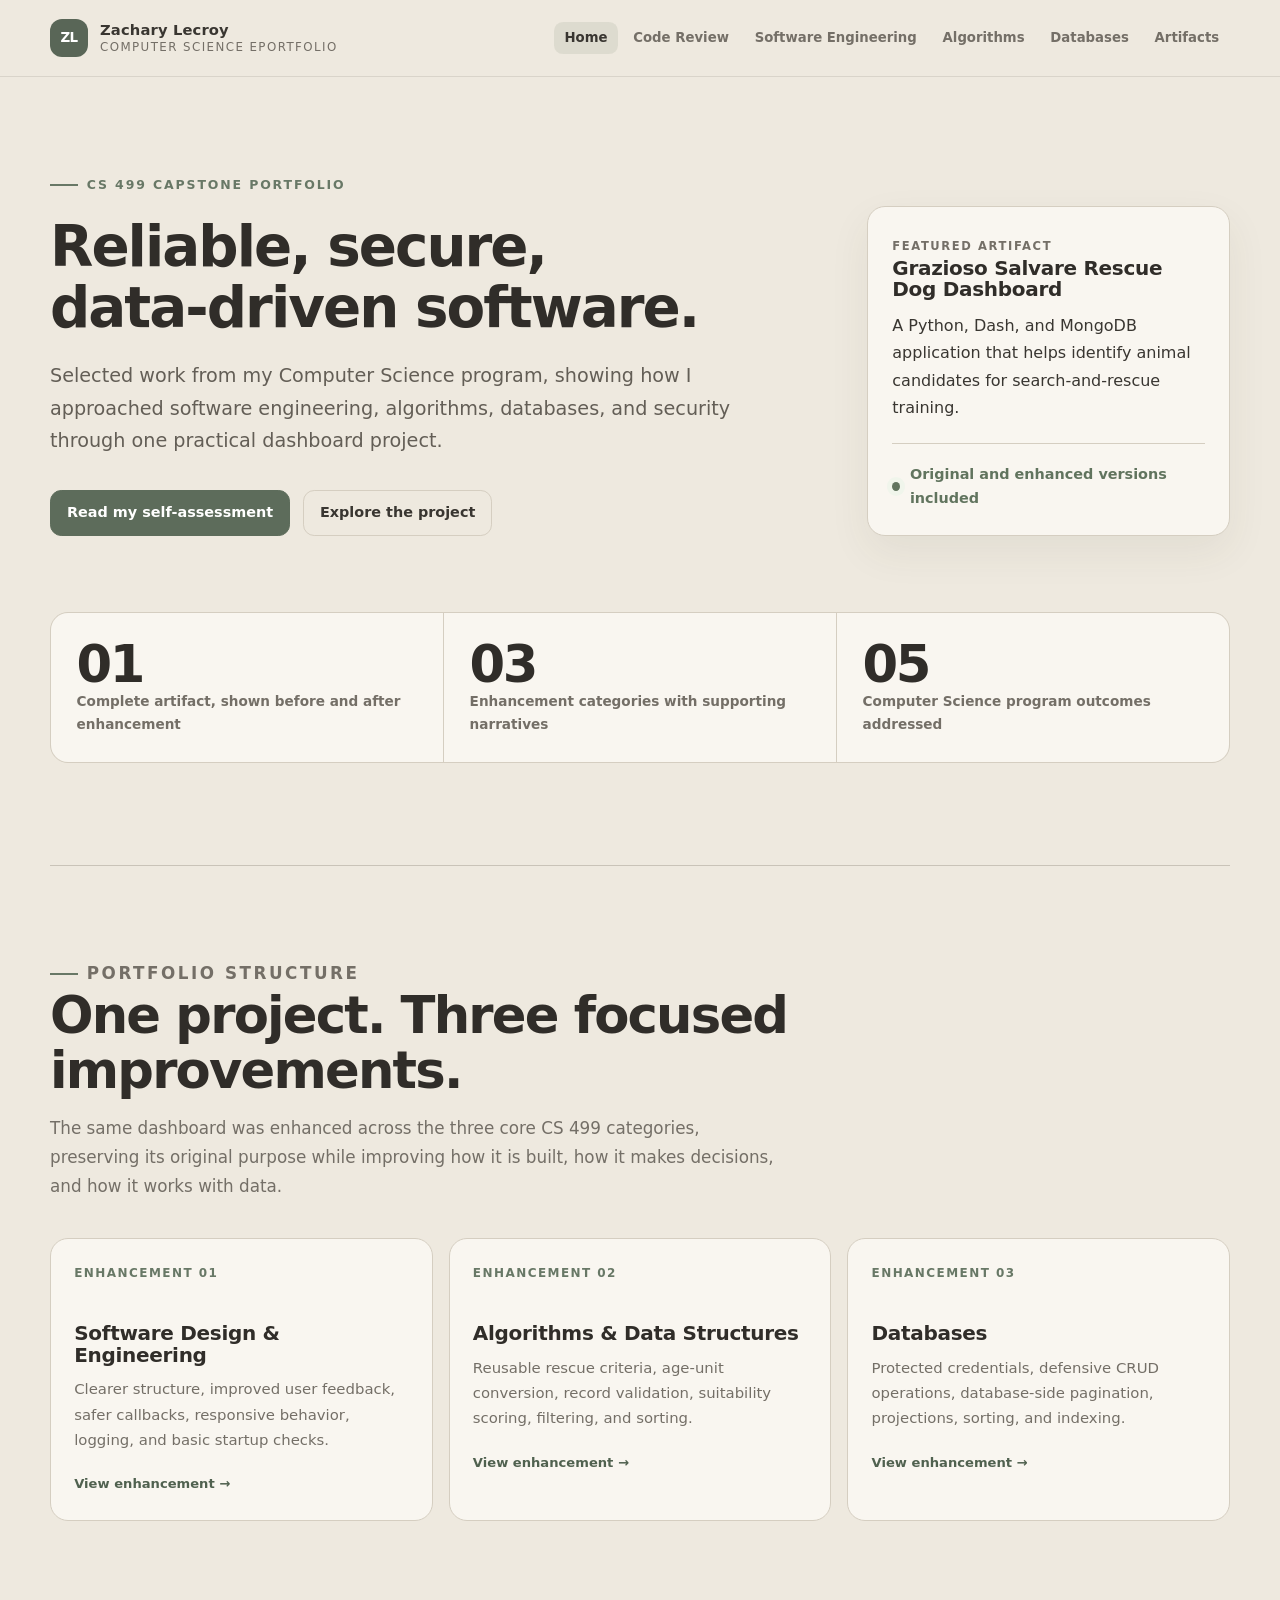
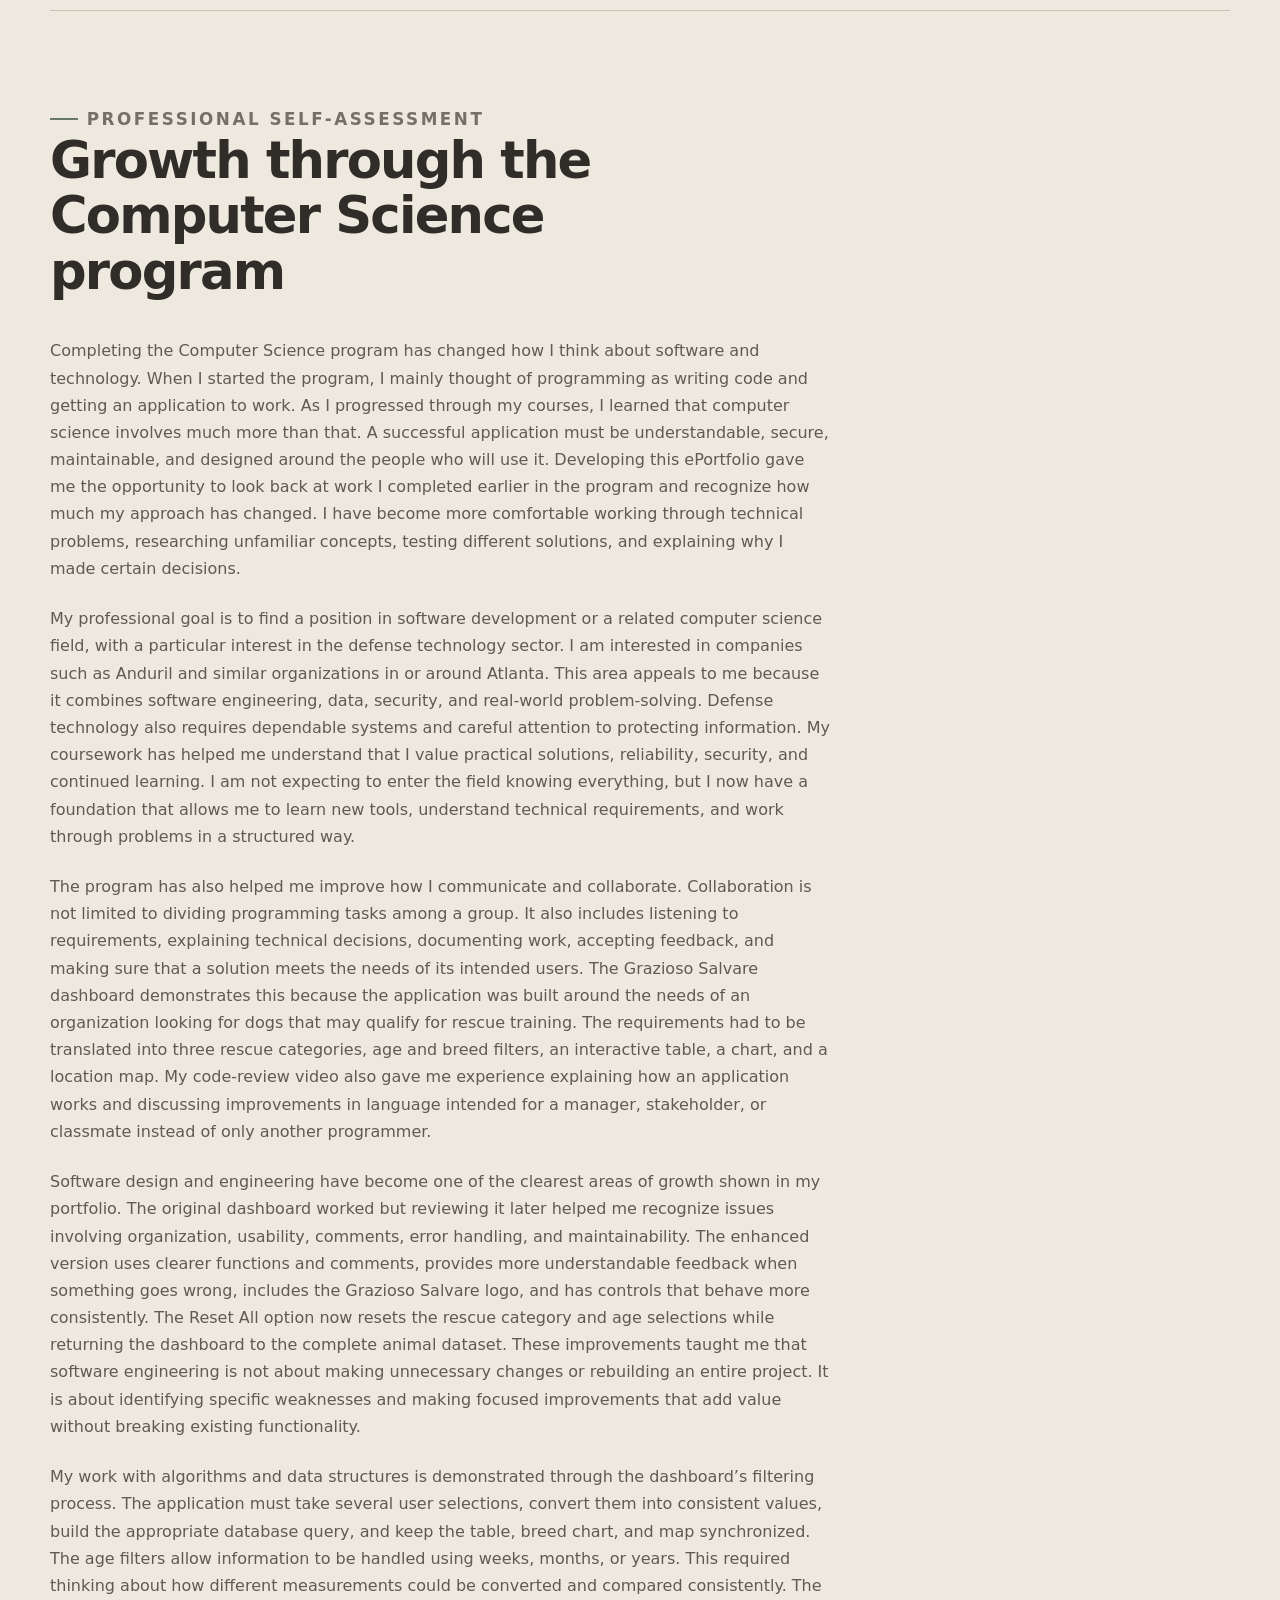
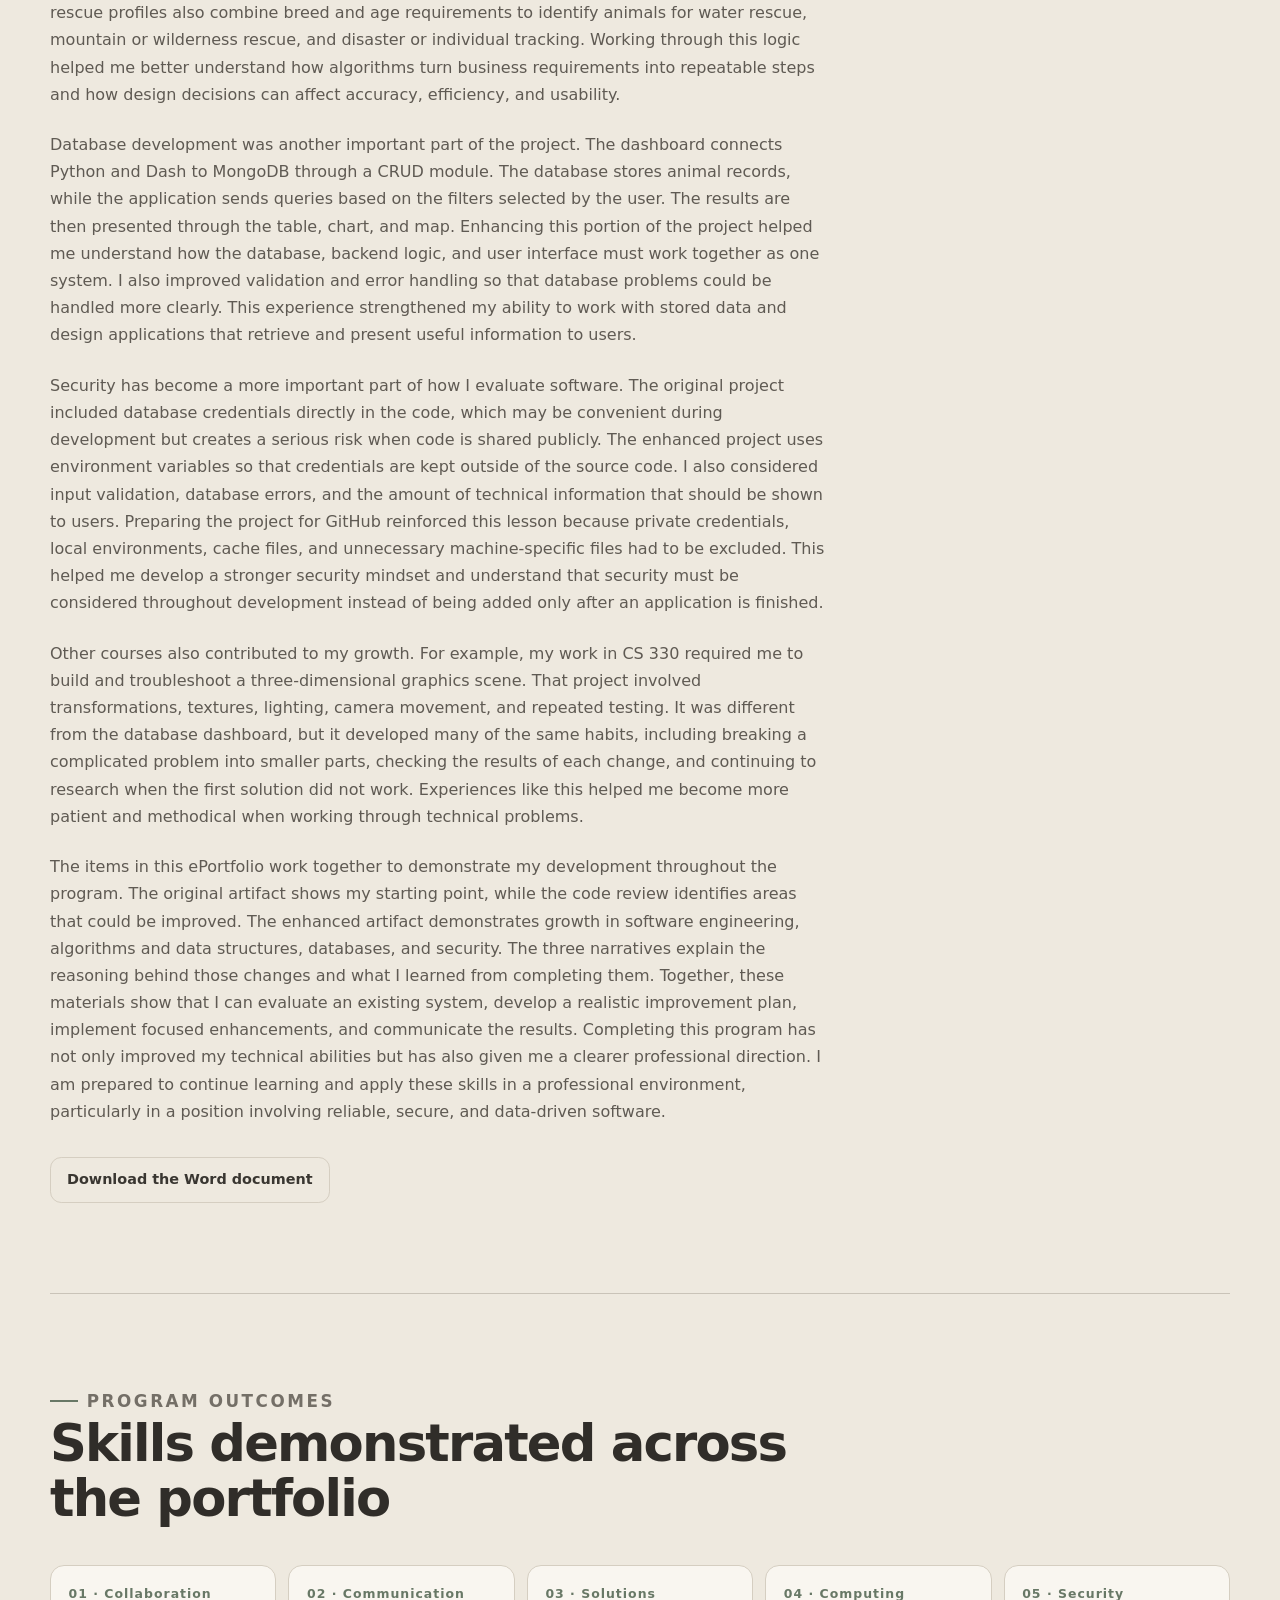
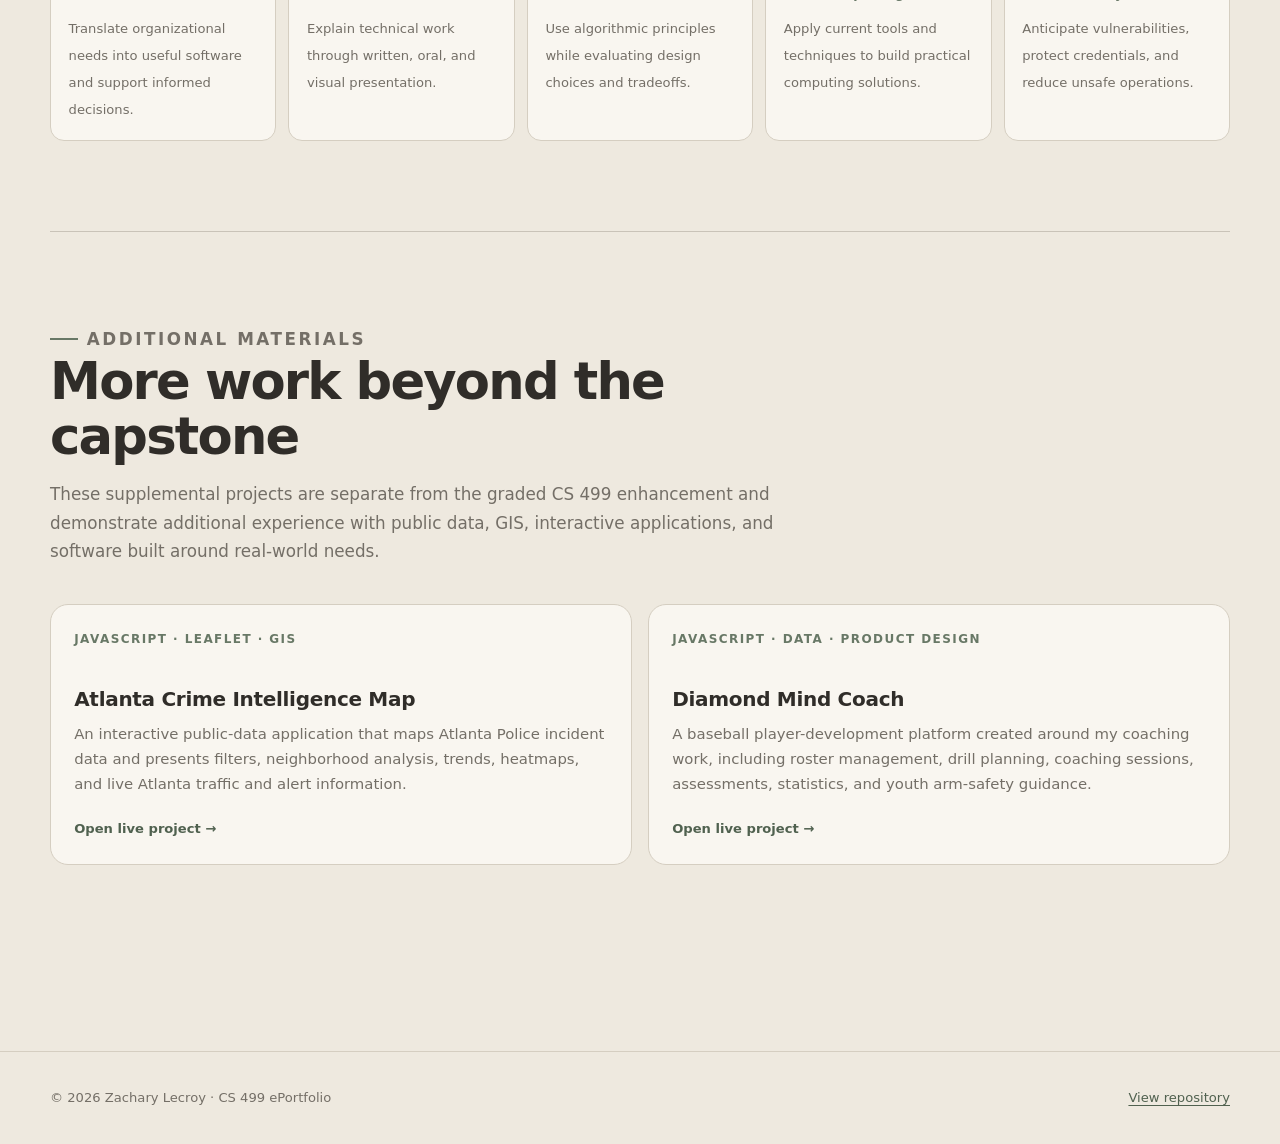
<file: index.html>
<!doctype html>
<html lang="en">
<head>
  <meta charset="utf-8">
  <meta name="viewport" content="width=device-width, initial-scale=1">
  <meta name="description" content="Zachary Lecroy's CS 499 computer science ePortfolio, featuring software engineering, algorithms, database development, and security work.">
  <meta name="theme-color" content="#eee9df">
  <title>Zachary Lecroy | Computer Science ePortfolio</title>
  <link rel="stylesheet" href="assets/style.css?v=20260813-5">
</head>
<body>
  <a class="skip-link" href="#main">Skip to content</a>
  <header class="site-header">
    <div class="nav-shell">
      <a class="brand" href="index.html" aria-label="Zachary Lecroy portfolio home">
        <span class="brand-mark">ZL</span>
        <span class="brand-copy"><strong>Zachary Lecroy</strong><span>Computer Science ePortfolio</span></span>
      </a>
      <nav class="site-nav" aria-label="Primary navigation">
        <a href="index.html" aria-current="page">Home</a>
        <a href="code-review.html">Code Review</a>
        <a href="software-engineering.html">Software Engineering</a>
        <a href="algorithms.html">Algorithms</a>
        <a href="databases.html">Databases</a>
        <a href="artifacts.html">Artifacts</a>
      </nav>
    </div>
  </header>

  <main id="main" class="page-shell">
    <section class="hero" aria-labelledby="hero-title">
      <div>
        <p class="eyebrow">CS 499 Capstone Portfolio</p>
        <h1 id="hero-title">Reliable, secure, data-driven software.</h1>
        <p class="lead">Selected work from my Computer Science program, showing how I approached software engineering, algorithms, databases, and security through one practical dashboard project.</p>
        <div class="hero-actions">
          <a class="button" href="#assessment">Read my self-assessment</a>
          <a class="button secondary" href="artifacts.html">Explore the project</a>
        </div>
      </div>
      <aside class="hero-panel" aria-label="Portfolio overview">
        <span class="label">Featured artifact</span>
        <h3>Grazioso Salvare Rescue Dog Dashboard</h3>
        <p>A Python, Dash, and MongoDB application that helps identify animal candidates for search-and-rescue training.</p>
        <div class="status-line"><span class="status-dot" aria-hidden="true"></span>Original and enhanced versions included</div>
      </aside>
    </section>

    <section class="metrics" aria-label="Portfolio contents">
      <div class="metric"><strong>01</strong><span>Complete artifact, shown before and after enhancement</span></div>
      <div class="metric"><strong>03</strong><span>Enhancement categories with supporting narratives</span></div>
      <div class="metric"><strong>05</strong><span>Computer Science program outcomes addressed</span></div>
    </section>

    <section class="section" aria-labelledby="work-title">
      <div class="section-heading">
        <p class="eyebrow">Portfolio structure</p>
        <h2 id="work-title">One project. Three focused improvements.</h2>
        <p>The same dashboard was enhanced across the three core CS 499 categories, preserving its original purpose while improving how it is built, how it makes decisions, and how it works with data.</p>
      </div>
      <div class="cards">
        <a class="card" href="software-engineering.html">
          <span class="card-number">Enhancement 01</span>
          <h3>Software Design &amp; Engineering</h3>
          <p>Clearer structure, improved user feedback, safer callbacks, responsive behavior, logging, and basic startup checks.</p>
          <span class="card-link">View enhancement →</span>
        </a>
        <a class="card" href="algorithms.html">
          <span class="card-number">Enhancement 02</span>
          <h3>Algorithms &amp; Data Structures</h3>
          <p>Reusable rescue criteria, age-unit conversion, record validation, suitability scoring, filtering, and sorting.</p>
          <span class="card-link">View enhancement →</span>
        </a>
        <a class="card" href="databases.html">
          <span class="card-number">Enhancement 03</span>
          <h3>Databases</h3>
          <p>Protected credentials, defensive CRUD operations, database-side pagination, projections, sorting, and indexing.</p>
          <span class="card-link">View enhancement →</span>
        </a>
      </div>
    </section>

    <section id="assessment" class="section" aria-labelledby="assessment-title">
      <div class="section-heading">
        <p class="eyebrow">Professional self-assessment</p>
        <h2 id="assessment-title">Growth through the Computer Science program</h2>
      </div>
      <article class="reading">
        <p>Completing the Computer Science program has changed how I think about software and technology. When I started the program, I mainly thought of programming as writing code and getting an application to work. As I progressed through my courses, I learned that computer science involves much more than that. A successful application must be understandable, secure, maintainable, and designed around the people who will use it. Developing this ePortfolio gave me the opportunity to look back at work I completed earlier in the program and recognize how much my approach has changed. I have become more comfortable working through technical problems, researching unfamiliar concepts, testing different solutions, and explaining why I made certain decisions.</p>

        <p>My professional goal is to find a position in software development or a related computer science field, with a particular interest in the defense technology sector. I am interested in companies such as Anduril and similar organizations in or around Atlanta. This area appeals to me because it combines software engineering, data, security, and real-world problem-solving. Defense technology also requires dependable systems and careful attention to protecting information. My coursework has helped me understand that I value practical solutions, reliability, security, and continued learning. I am not expecting to enter the field knowing everything, but I now have a foundation that allows me to learn new tools, understand technical requirements, and work through problems in a structured way.</p>

        <p>The program has also helped me improve how I communicate and collaborate. Collaboration is not limited to dividing programming tasks among a group. It also includes listening to requirements, explaining technical decisions, documenting work, accepting feedback, and making sure that a solution meets the needs of its intended users. The Grazioso Salvare dashboard demonstrates this because the application was built around the needs of an organization looking for dogs that may qualify for rescue training. The requirements had to be translated into three rescue categories, age and breed filters, an interactive table, a chart, and a location map. My code-review video also gave me experience explaining how an application works and discussing improvements in language intended for a manager, stakeholder, or classmate instead of only another programmer.</p>

        <p>Software design and engineering have become one of the clearest areas of growth shown in my portfolio. The original dashboard worked but reviewing it later helped me recognize issues involving organization, usability, comments, error handling, and maintainability. The enhanced version uses clearer functions and comments, provides more understandable feedback when something goes wrong, includes the Grazioso Salvare logo, and has controls that behave more consistently. The Reset All option now resets the rescue category and age selections while returning the dashboard to the complete animal dataset. These improvements taught me that software engineering is not about making unnecessary changes or rebuilding an entire project. It is about identifying specific weaknesses and making focused improvements that add value without breaking existing functionality.</p>

        <p>My work with algorithms and data structures is demonstrated through the dashboard’s filtering process. The application must take several user selections, convert them into consistent values, build the appropriate database query, and keep the table, breed chart, and map synchronized. The age filters allow information to be handled using weeks, months, or years. This required thinking about how different measurements could be converted and compared consistently. The rescue profiles also combine breed and age requirements to identify animals for water rescue, mountain or wilderness rescue, and disaster or individual tracking. Working through this logic helped me better understand how algorithms turn business requirements into repeatable steps and how design decisions can affect accuracy, efficiency, and usability.</p>

        <p>Database development was another important part of the project. The dashboard connects Python and Dash to MongoDB through a CRUD module. The database stores animal records, while the application sends queries based on the filters selected by the user. The results are then presented through the table, chart, and map. Enhancing this portion of the project helped me understand how the database, backend logic, and user interface must work together as one system. I also improved validation and error handling so that database problems could be handled more clearly. This experience strengthened my ability to work with stored data and design applications that retrieve and present useful information to users.</p>

        <p>Security has become a more important part of how I evaluate software. The original project included database credentials directly in the code, which may be convenient during development but creates a serious risk when code is shared publicly. The enhanced project uses environment variables so that credentials are kept outside of the source code. I also considered input validation, database errors, and the amount of technical information that should be shown to users. Preparing the project for GitHub reinforced this lesson because private credentials, local environments, cache files, and unnecessary machine-specific files had to be excluded. This helped me develop a stronger security mindset and understand that security must be considered throughout development instead of being added only after an application is finished.</p>

        <p>Other courses also contributed to my growth. For example, my work in CS 330 required me to build and troubleshoot a three-dimensional graphics scene. That project involved transformations, textures, lighting, camera movement, and repeated testing. It was different from the database dashboard, but it developed many of the same habits, including breaking a complicated problem into smaller parts, checking the results of each change, and continuing to research when the first solution did not work. Experiences like this helped me become more patient and methodical when working through technical problems.</p>

        <p>The items in this ePortfolio work together to demonstrate my development throughout the program. The original artifact shows my starting point, while the code review identifies areas that could be improved. The enhanced artifact demonstrates growth in software engineering, algorithms and data structures, databases, and security. The three narratives explain the reasoning behind those changes and what I learned from completing them. Together, these materials show that I can evaluate an existing system, develop a realistic improvement plan, implement focused enhancements, and communicate the results. Completing this program has not only improved my technical abilities but has also given me a clearer professional direction. I am prepared to continue learning and apply these skills in a professional environment, particularly in a position involving reliable, secure, and data-driven software.</p>

        <div class="button-row">
          <a class="button secondary" href="self-assessment/Professional%20Self-Assessment.docx">Download the Word document</a>
        </div>
      </article>
    </section>

    <section class="section" aria-labelledby="outcomes-title">
      <div class="section-heading">
        <p class="eyebrow">Program outcomes</p>
        <h2 id="outcomes-title">Skills demonstrated across the portfolio</h2>
      </div>
      <div class="outcomes">
        <div class="outcome"><strong>01 · Collaboration</strong><span>Translate organizational needs into useful software and support informed decisions.</span></div>
        <div class="outcome"><strong>02 · Communication</strong><span>Explain technical work through written, oral, and visual presentation.</span></div>
        <div class="outcome"><strong>03 · Solutions</strong><span>Use algorithmic principles while evaluating design choices and tradeoffs.</span></div>
        <div class="outcome"><strong>04 · Computing</strong><span>Apply current tools and techniques to build practical computing solutions.</span></div>
        <div class="outcome"><strong>05 · Security</strong><span>Anticipate vulnerabilities, protect credentials, and reduce unsafe operations.</span></div>
      </div>
    </section>

    <section class="section" aria-labelledby="additional-projects-title">
      <div class="section-heading">
        <p class="eyebrow">Additional materials</p>
        <h2 id="additional-projects-title">More work beyond the capstone</h2>
        <p>These supplemental projects are separate from the graded CS 499 enhancement and demonstrate additional experience with public data, GIS, interactive applications, and software built around real-world needs.</p>
      </div>
      <div class="cards additional-projects">
        <a class="card" href="https://atl-crime-map.vercel.app/" target="_blank" rel="noopener">
          <span class="card-number">JavaScript · Leaflet · GIS</span>
          <h3>Atlanta Crime Intelligence Map</h3>
          <p>An interactive public-data application that maps Atlanta Police incident data and presents filters, neighborhood analysis, trends, heatmaps, and live Atlanta traffic and alert information.</p>
          <span class="card-link">Open live project →</span>
        </a>
        <a class="card" href="https://diamond-mind-coach.vercel.app/" target="_blank" rel="noopener">
          <span class="card-number">JavaScript · Data · Product Design</span>
          <h3>Diamond Mind Coach</h3>
          <p>A baseball player-development platform created around my coaching work, including roster management, drill planning, coaching sessions, assessments, statistics, and youth arm-safety guidance.</p>
          <span class="card-link">Open live project →</span>
        </a>
      </div>
    </section>
  </main>

  <footer class="site-footer">
    <div class="footer-shell"><p>© <span data-year></span> Zachary Lecroy · CS 499 ePortfolio</p><a href="https://github.com/zl714/zl714.github.io">View repository</a></div>
  </footer>
  <script src="assets/site.js"></script>
</body>
</html>
</file>
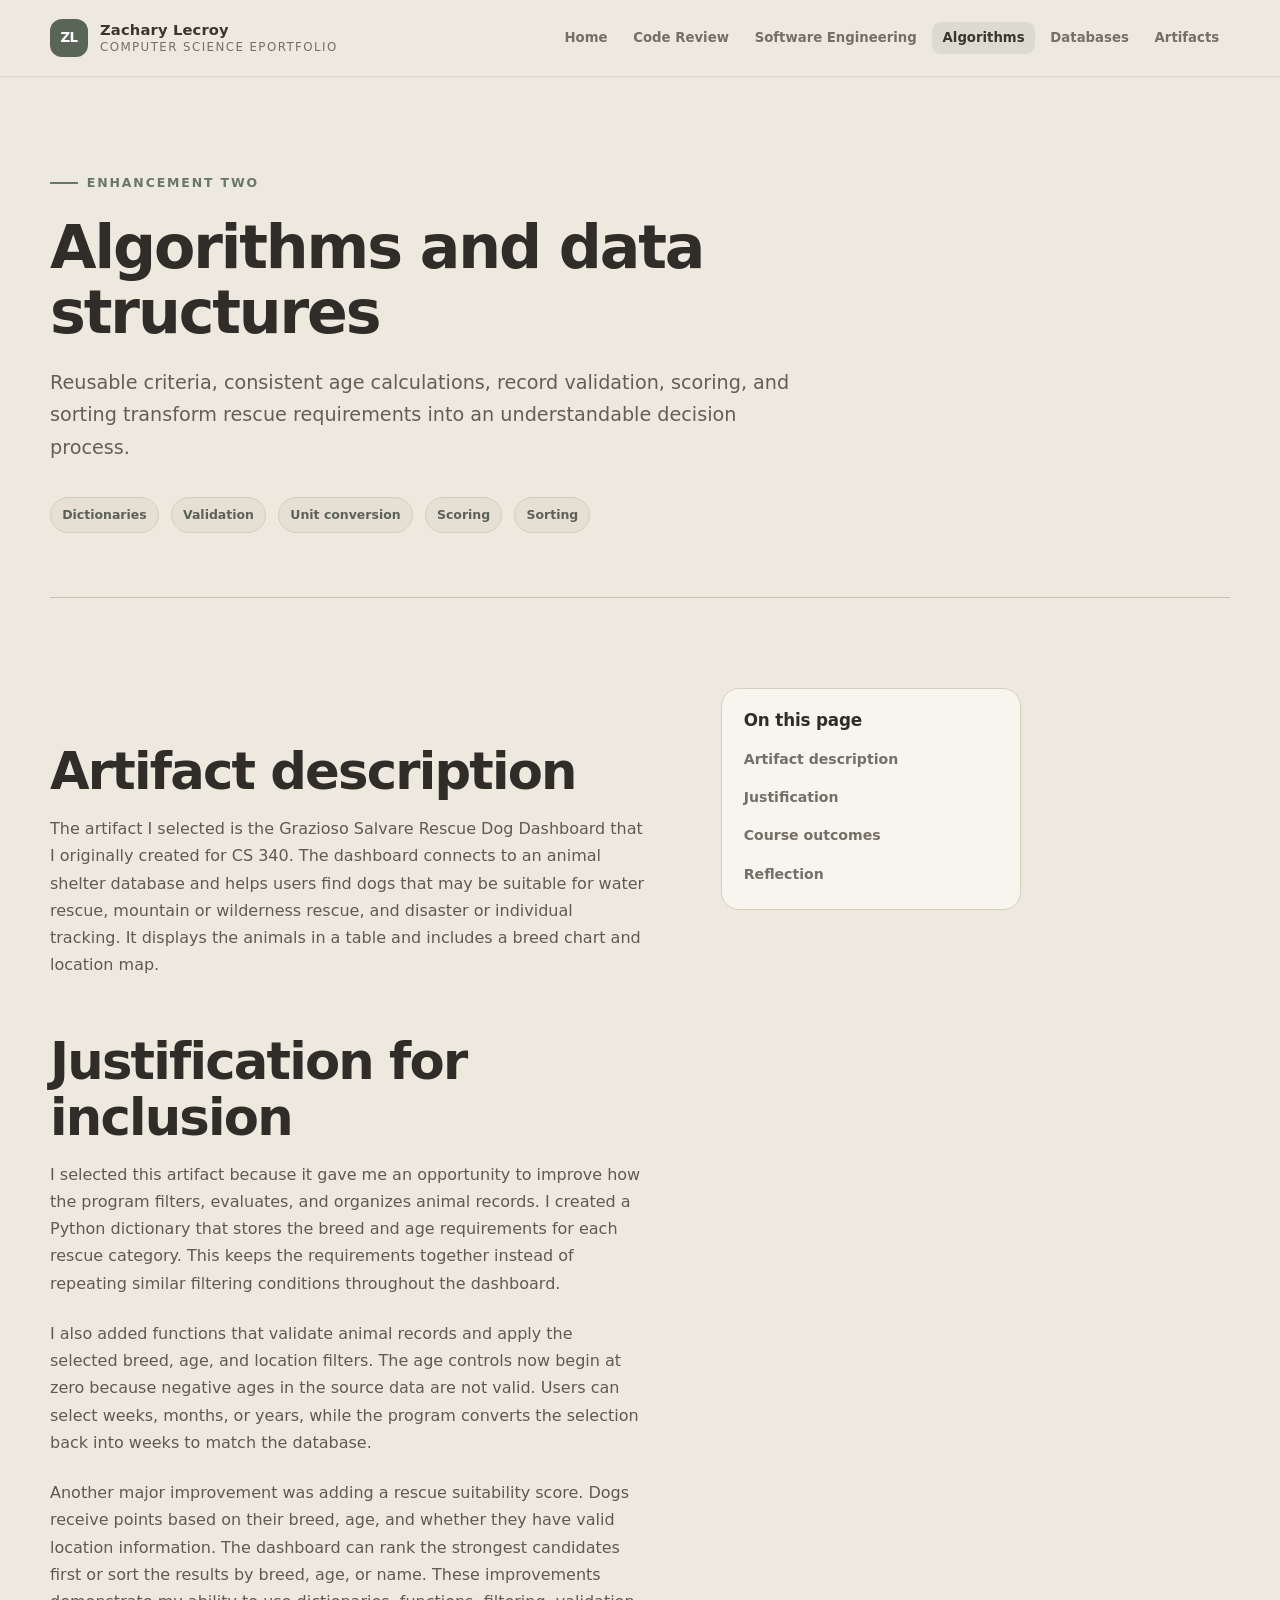
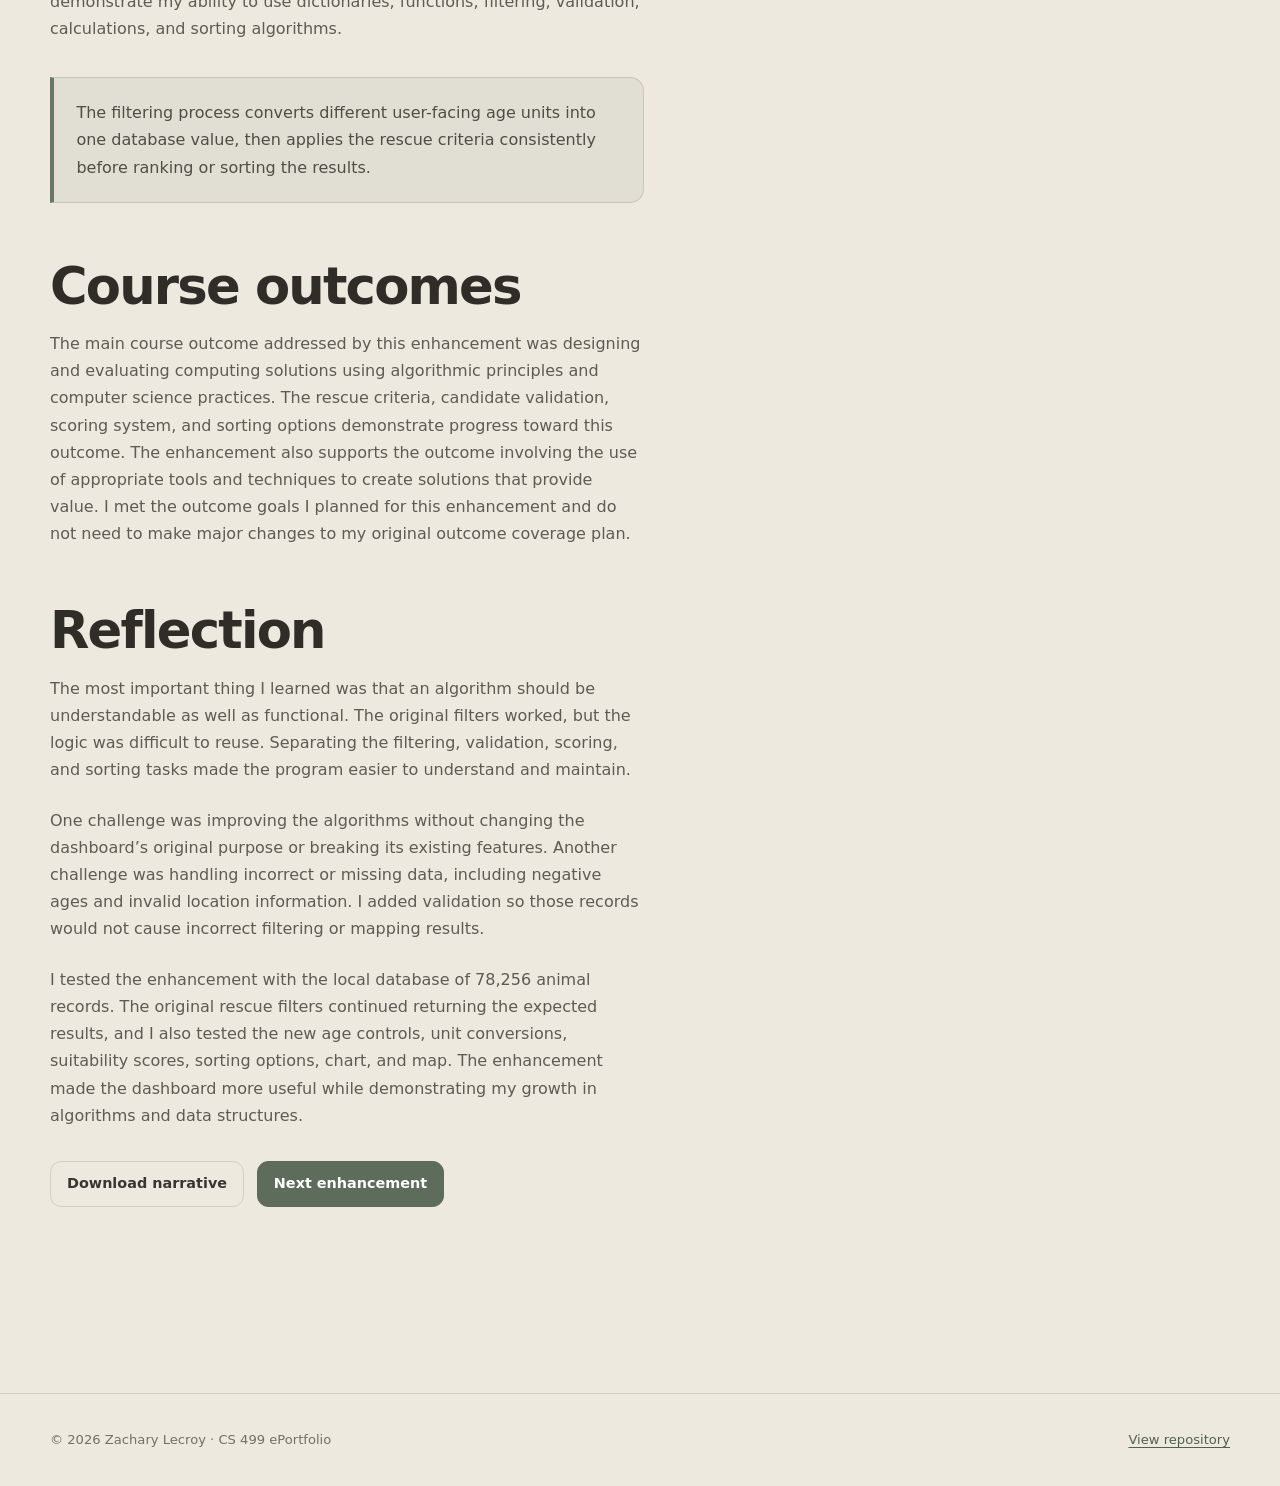
<file: algorithms.html>
<!doctype html>
<html lang="en">
<head>
  <meta charset="utf-8">
  <meta name="viewport" content="width=device-width, initial-scale=1">
  <meta name="description" content="Algorithms and data structures enhancement narrative for the Grazioso Salvare dashboard.">
  <meta name="theme-color" content="#eee9df">
  <title>Algorithms &amp; Data Structures | Zachary Lecroy</title>
  <link rel="stylesheet" href="assets/style.css?v=20260813-5">
</head>
<body>
  <a class="skip-link" href="#main">Skip to content</a>
  <header class="site-header"><div class="nav-shell">
    <a class="brand" href="index.html"><span class="brand-mark">ZL</span><span class="brand-copy"><strong>Zachary Lecroy</strong><span>Computer Science ePortfolio</span></span></a>
    <nav class="site-nav" aria-label="Primary navigation"><a href="index.html">Home</a><a href="code-review.html">Code Review</a><a href="software-engineering.html">Software Engineering</a><a href="algorithms.html" aria-current="page">Algorithms</a><a href="databases.html">Databases</a><a href="artifacts.html">Artifacts</a></nav>
  </div></header>

  <main id="main" class="page-shell">
    <section class="inner-hero">
      <p class="eyebrow">Enhancement Two</p>
      <h1>Algorithms and data structures</h1>
      <p class="lead">Reusable criteria, consistent age calculations, record validation, scoring, and sorting transform rescue requirements into an understandable decision process.</p>
      <div class="meta-row"><span class="pill">Dictionaries</span><span class="pill">Validation</span><span class="pill">Unit conversion</span><span class="pill">Scoring</span><span class="pill">Sorting</span></div>
    </section>

    <section class="section split">
      <article class="reading">
        <h2 id="artifact-description">Artifact description</h2>
        <p>The artifact I selected is the Grazioso Salvare Rescue Dog Dashboard that I originally created for CS 340. The dashboard connects to an animal shelter database and helps users find dogs that may be suitable for water rescue, mountain or wilderness rescue, and disaster or individual tracking. It displays the animals in a table and includes a breed chart and location map.</p>

        <h2 id="selection">Justification for inclusion</h2>
        <p>I selected this artifact because it gave me an opportunity to improve how the program filters, evaluates, and organizes animal records. I created a Python dictionary that stores the breed and age requirements for each rescue category. This keeps the requirements together instead of repeating similar filtering conditions throughout the dashboard.</p>
        <p>I also added functions that validate animal records and apply the selected breed, age, and location filters. The age controls now begin at zero because negative ages in the source data are not valid. Users can select weeks, months, or years, while the program converts the selection back into weeks to match the database.</p>
        <p>Another major improvement was adding a rescue suitability score. Dogs receive points based on their breed, age, and whether they have valid location information. The dashboard can rank the strongest candidates first or sort the results by breed, age, or name. These improvements demonstrate my ability to use dictionaries, functions, filtering, validation, calculations, and sorting algorithms.</p>

        <div class="callout"><p>The filtering process converts different user-facing age units into one database value, then applies the rescue criteria consistently before ranking or sorting the results.</p></div>

        <h2 id="outcomes">Course outcomes</h2>
        <p>The main course outcome addressed by this enhancement was designing and evaluating computing solutions using algorithmic principles and computer science practices. The rescue criteria, candidate validation, scoring system, and sorting options demonstrate progress toward this outcome. The enhancement also supports the outcome involving the use of appropriate tools and techniques to create solutions that provide value. I met the outcome goals I planned for this enhancement and do not need to make major changes to my original outcome coverage plan.</p>

        <h2 id="reflection">Reflection</h2>
        <p>The most important thing I learned was that an algorithm should be understandable as well as functional. The original filters worked, but the logic was difficult to reuse. Separating the filtering, validation, scoring, and sorting tasks made the program easier to understand and maintain.</p>
        <p>One challenge was improving the algorithms without changing the dashboard’s original purpose or breaking its existing features. Another challenge was handling incorrect or missing data, including negative ages and invalid location information. I added validation so those records would not cause incorrect filtering or mapping results.</p>
        <p>I tested the enhancement with the local database of 78,256 animal records. The original rescue filters continued returning the expected results, and I also tested the new age controls, unit conversions, suitability scores, sorting options, chart, and map. The enhancement made the dashboard more useful while demonstrating my growth in algorithms and data structures.</p>

        <div class="button-row"><a class="button secondary" href="narratives/Algorithms%20and%20Data%20Structures%20Narrative.docx">Download narrative</a><a class="button" href="databases.html">Next enhancement</a></div>
      </article>
      <aside class="aside"><h2>On this page</h2><ul><li><a href="#artifact-description">Artifact description</a></li><li><a href="#selection">Justification</a></li><li><a href="#outcomes">Course outcomes</a></li><li><a href="#reflection">Reflection</a></li></ul></aside>
    </section>
  </main>
  <footer class="site-footer"><div class="footer-shell"><p>© <span data-year></span> Zachary Lecroy · CS 499 ePortfolio</p><a href="https://github.com/zl714/zl714.github.io">View repository</a></div></footer>
  <script src="assets/site.js"></script>
</body>
</html>
</file>
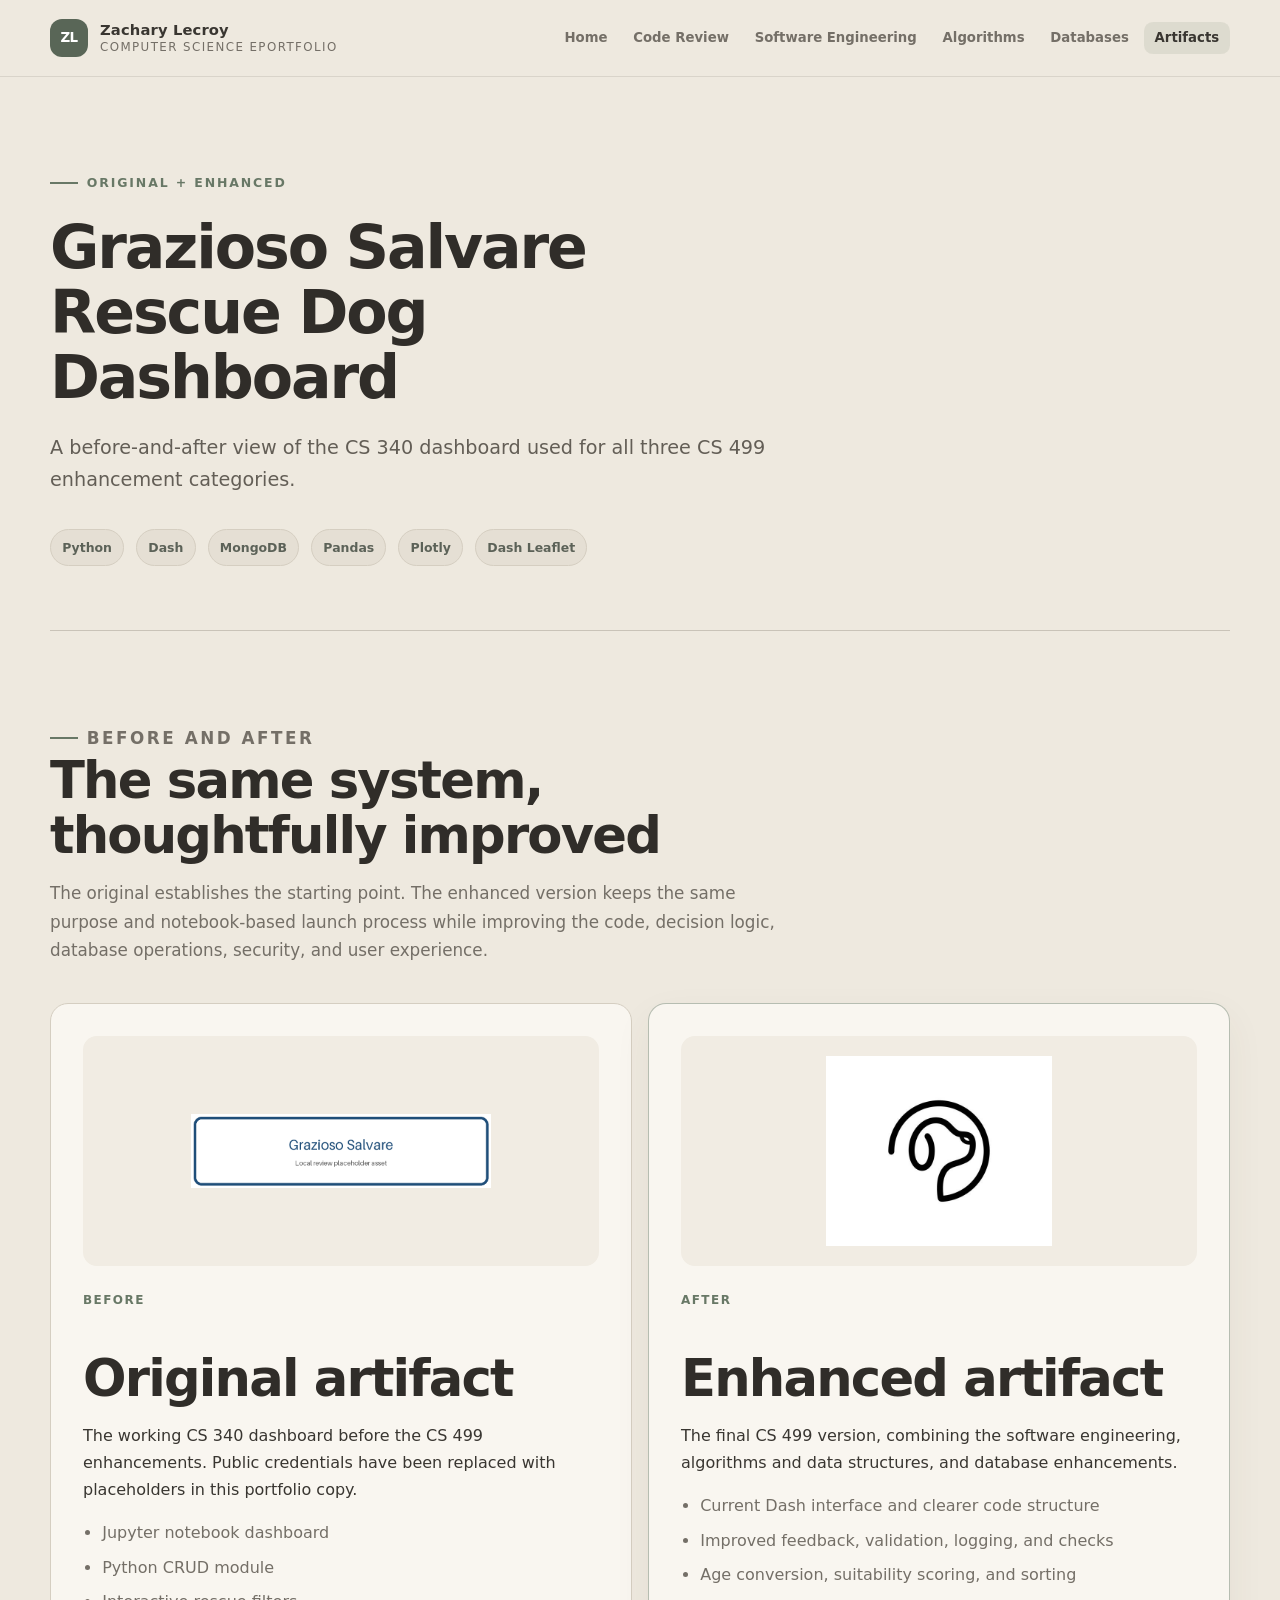
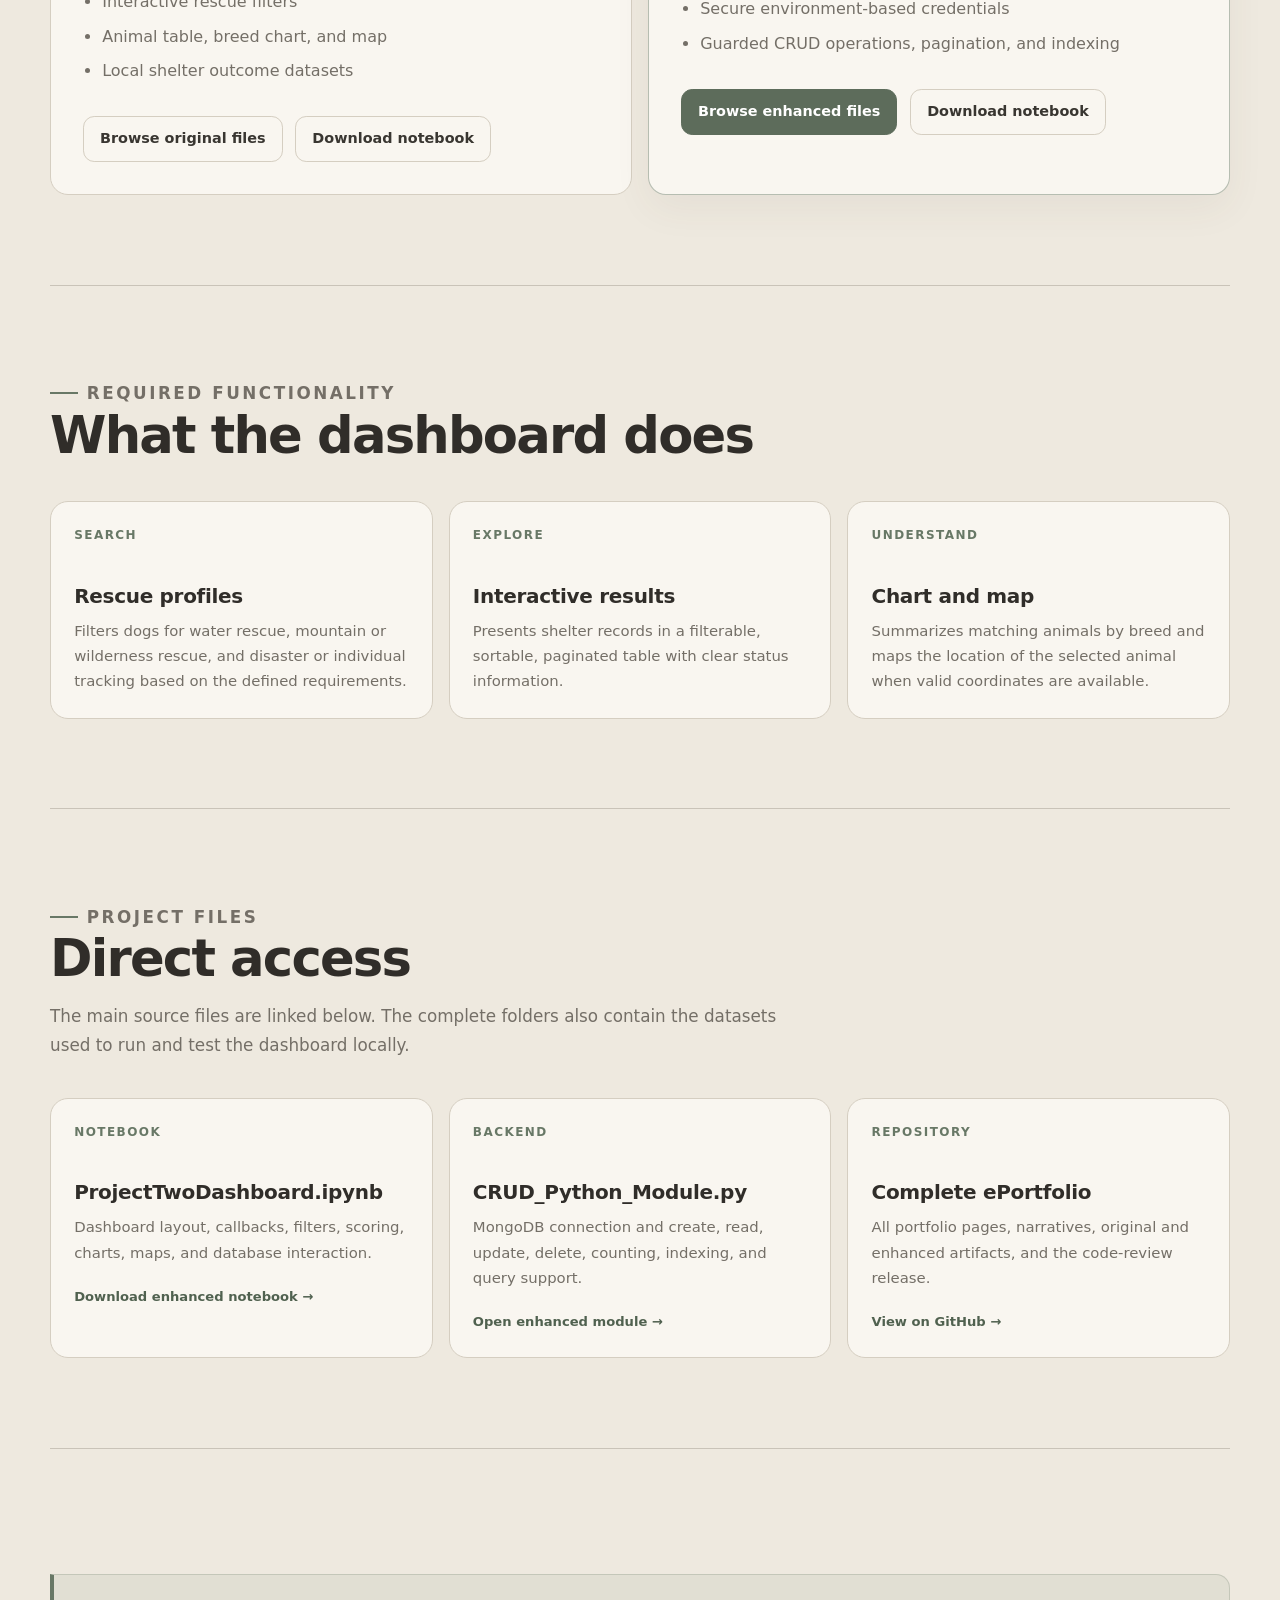
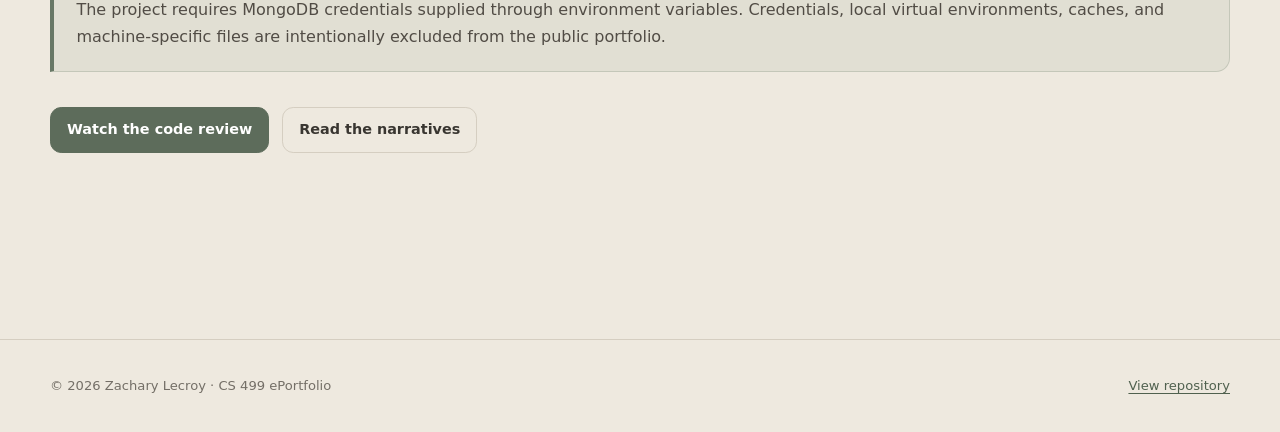
<file: artifacts.html>
<!doctype html>
<html lang="en">
<head>
  <meta charset="utf-8">
  <meta name="viewport" content="width=device-width, initial-scale=1">
  <meta name="description" content="Original and enhanced Grazioso Salvare Rescue Dog Dashboard artifacts for Zachary Lecroy's CS 499 ePortfolio.">
  <meta name="theme-color" content="#eee9df">
  <title>Artifacts | Zachary Lecroy</title>
  <link rel="stylesheet" href="assets/style.css?v=20260813-5">
</head>
<body>
  <a class="skip-link" href="#main">Skip to content</a>
  <header class="site-header"><div class="nav-shell">
    <a class="brand" href="index.html"><span class="brand-mark">ZL</span><span class="brand-copy"><strong>Zachary Lecroy</strong><span>Computer Science ePortfolio</span></span></a>
    <nav class="site-nav" aria-label="Primary navigation"><a href="index.html">Home</a><a href="code-review.html">Code Review</a><a href="software-engineering.html">Software Engineering</a><a href="algorithms.html">Algorithms</a><a href="databases.html">Databases</a><a href="artifacts.html" aria-current="page">Artifacts</a></nav>
  </div></header>

  <main id="main" class="page-shell">
    <section class="inner-hero">
      <p class="eyebrow">Original + Enhanced</p>
      <h1>Grazioso Salvare Rescue Dog Dashboard</h1>
      <p class="lead">A before-and-after view of the CS 340 dashboard used for all three CS 499 enhancement categories.</p>
      <div class="meta-row"><span class="pill">Python</span><span class="pill">Dash</span><span class="pill">MongoDB</span><span class="pill">Pandas</span><span class="pill">Plotly</span><span class="pill">Dash Leaflet</span></div>
    </section>

    <section class="section" aria-labelledby="compare-title">
      <div class="section-heading"><p class="eyebrow">Before and after</p><h2 id="compare-title">The same system, thoughtfully improved</h2><p>The original establishes the starting point. The enhanced version keeps the same purpose and notebook-based launch process while improving the code, decision logic, database operations, security, and user experience.</p></div>
      <div class="artifact-compare">
        <article class="artifact-panel">
          <div class="logo-frame"><img src="artifacts/original/Grazioso%20Salvare%20Logo.png" alt="Logo included with the original working artifact"></div>
          <span class="card-number">Before</span>
          <h2>Original artifact</h2>
          <p>The working CS 340 dashboard before the CS 499 enhancements. Public credentials have been replaced with placeholders in this portfolio copy.</p>
          <ul>
            <li>Jupyter notebook dashboard</li>
            <li>Python CRUD module</li>
            <li>Interactive rescue filters</li>
            <li>Animal table, breed chart, and map</li>
            <li>Local shelter outcome datasets</li>
          </ul>
          <div class="button-row"><a class="button secondary" href="https://github.com/zl714/zl714.github.io/tree/main/artifacts/original">Browse original files</a><a class="button secondary" href="artifacts/original/ProjectTwoDashboard.ipynb">Download notebook</a></div>
        </article>

        <article class="artifact-panel enhanced">
          <div class="logo-frame"><img src="artifacts/enhanced/Grazioso%20Salvare%20Logo.png" alt="Grazioso Salvare dog logo used in the enhanced dashboard"></div>
          <span class="card-number">After</span>
          <h2>Enhanced artifact</h2>
          <p>The final CS 499 version, combining the software engineering, algorithms and data structures, and database enhancements.</p>
          <ul>
            <li>Current Dash interface and clearer code structure</li>
            <li>Improved feedback, validation, logging, and checks</li>
            <li>Age conversion, suitability scoring, and sorting</li>
            <li>Secure environment-based credentials</li>
            <li>Guarded CRUD operations, pagination, and indexing</li>
          </ul>
          <div class="button-row"><a class="button" href="https://github.com/zl714/zl714.github.io/tree/main/artifacts/enhanced">Browse enhanced files</a><a class="button secondary" href="artifacts/enhanced/ProjectTwoDashboard.ipynb">Download notebook</a></div>
        </article>
      </div>
    </section>

    <section class="section" aria-labelledby="function-title">
      <div class="section-heading"><p class="eyebrow">Required functionality</p><h2 id="function-title">What the dashboard does</h2></div>
      <div class="cards">
        <div class="card"><span class="card-number">Search</span><h3>Rescue profiles</h3><p>Filters dogs for water rescue, mountain or wilderness rescue, and disaster or individual tracking based on the defined requirements.</p></div>
        <div class="card"><span class="card-number">Explore</span><h3>Interactive results</h3><p>Presents shelter records in a filterable, sortable, paginated table with clear status information.</p></div>
        <div class="card"><span class="card-number">Understand</span><h3>Chart and map</h3><p>Summarizes matching animals by breed and maps the location of the selected animal when valid coordinates are available.</p></div>
      </div>
    </section>

    <section class="section" aria-labelledby="files-title">
      <div class="section-heading"><p class="eyebrow">Project files</p><h2 id="files-title">Direct access</h2><p>The main source files are linked below. The complete folders also contain the datasets used to run and test the dashboard locally.</p></div>
      <div class="cards">
        <a class="card" href="artifacts/enhanced/ProjectTwoDashboard.ipynb"><span class="card-number">Notebook</span><h3>ProjectTwoDashboard.ipynb</h3><p>Dashboard layout, callbacks, filters, scoring, charts, maps, and database interaction.</p><span class="card-link">Download enhanced notebook →</span></a>
        <a class="card" href="artifacts/enhanced/CRUD_Python_Module.py"><span class="card-number">Backend</span><h3>CRUD_Python_Module.py</h3><p>MongoDB connection and create, read, update, delete, counting, indexing, and query support.</p><span class="card-link">Open enhanced module →</span></a>
        <a class="card" href="https://github.com/zl714/zl714.github.io"><span class="card-number">Repository</span><h3>Complete ePortfolio</h3><p>All portfolio pages, narratives, original and enhanced artifacts, and the code-review release.</p><span class="card-link">View on GitHub →</span></a>
      </div>
    </section>

    <section class="section"><div class="callout"><p>The project requires MongoDB credentials supplied through environment variables. Credentials, local virtual environments, caches, and machine-specific files are intentionally excluded from the public portfolio.</p></div><div class="button-row"><a class="button" href="code-review.html">Watch the code review</a><a class="button secondary" href="software-engineering.html">Read the narratives</a></div></section>
  </main>

  <footer class="site-footer"><div class="footer-shell"><p>© <span data-year></span> Zachary Lecroy · CS 499 ePortfolio</p><a href="https://github.com/zl714/zl714.github.io">View repository</a></div></footer>
  <script src="assets/site.js"></script>
</body>
</html>
</file>
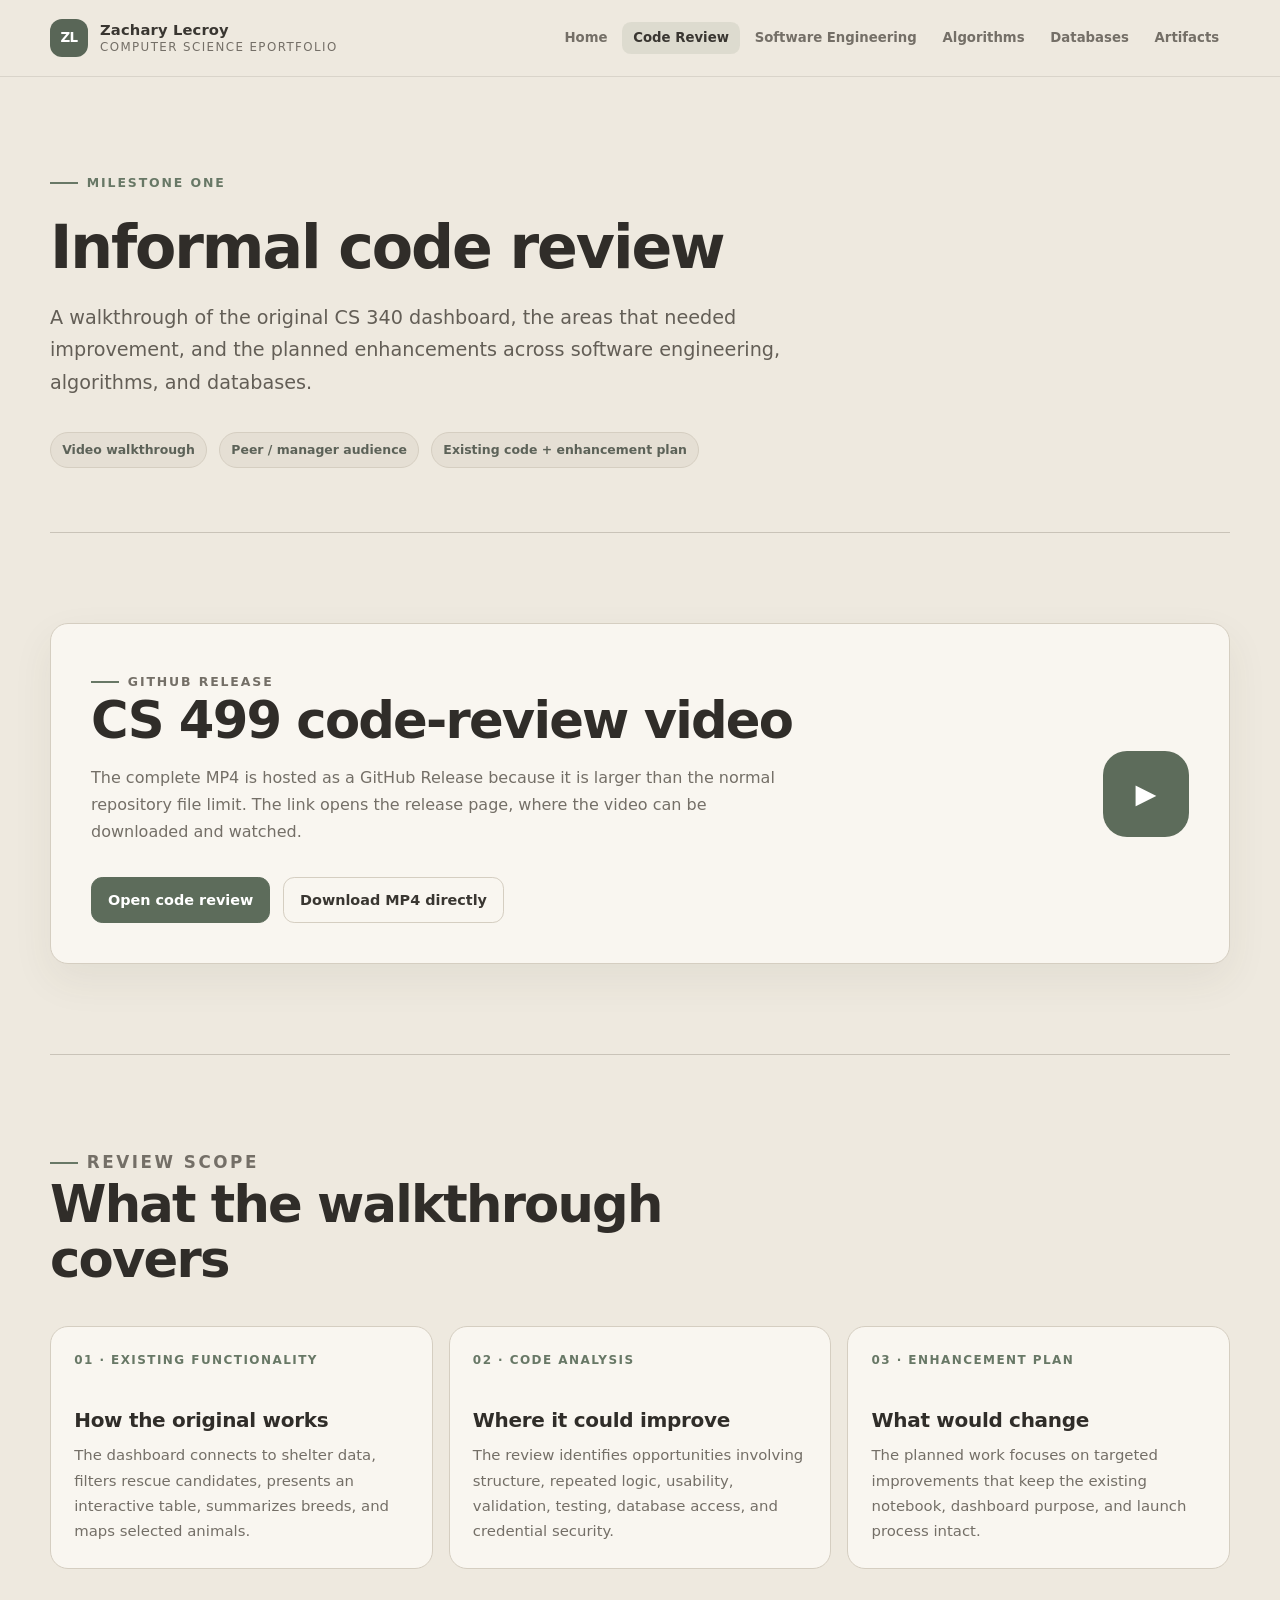
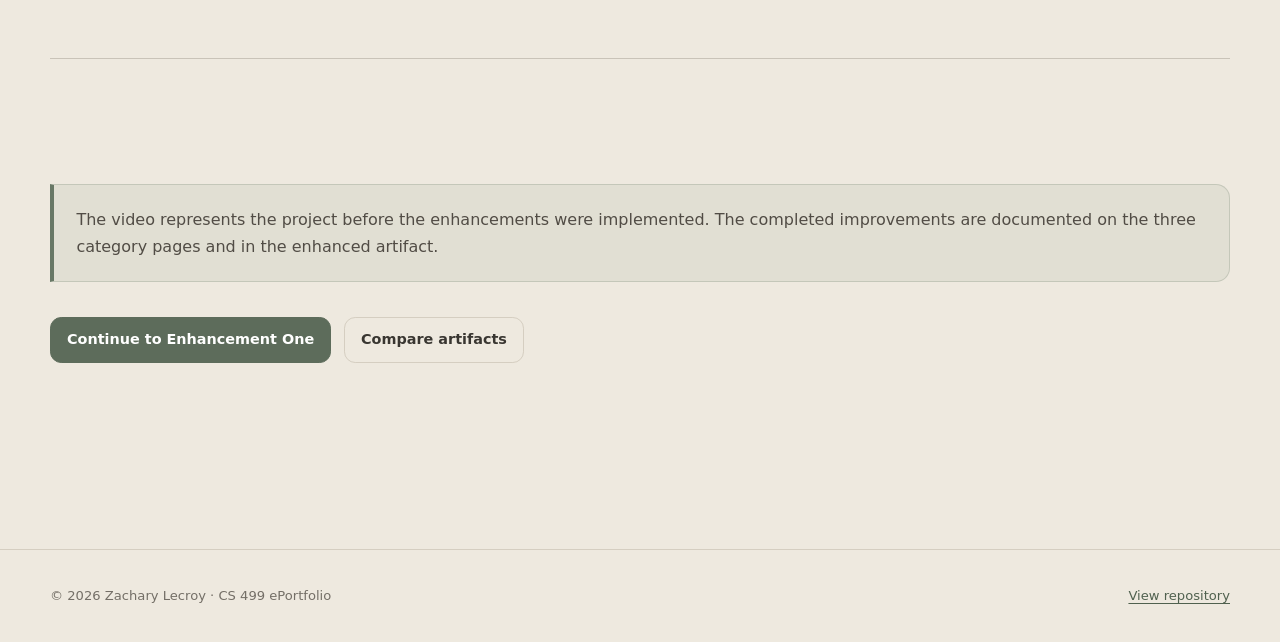
<file: code-review.html>
<!doctype html>
<html lang="en">
<head>
  <meta charset="utf-8">
  <meta name="viewport" content="width=device-width, initial-scale=1">
  <meta name="description" content="Informal code review for the Grazioso Salvare Rescue Dog Dashboard CS 499 enhancement plan.">
  <meta name="theme-color" content="#eee9df">
  <title>Code Review | Zachary Lecroy</title>
  <link rel="stylesheet" href="assets/style.css?v=20260813-5">
</head>
<body>
  <a class="skip-link" href="#main">Skip to content</a>
  <header class="site-header"><div class="nav-shell">
    <a class="brand" href="index.html"><span class="brand-mark">ZL</span><span class="brand-copy"><strong>Zachary Lecroy</strong><span>Computer Science ePortfolio</span></span></a>
    <nav class="site-nav" aria-label="Primary navigation"><a href="index.html">Home</a><a href="code-review.html" aria-current="page">Code Review</a><a href="software-engineering.html">Software Engineering</a><a href="algorithms.html">Algorithms</a><a href="databases.html">Databases</a><a href="artifacts.html">Artifacts</a></nav>
  </div></header>

  <main id="main" class="page-shell">
    <section class="inner-hero">
      <p class="eyebrow">Milestone One</p>
      <h1>Informal code review</h1>
      <p class="lead">A walkthrough of the original CS 340 dashboard, the areas that needed improvement, and the planned enhancements across software engineering, algorithms, and databases.</p>
      <div class="meta-row"><span class="pill">Video walkthrough</span><span class="pill">Peer / manager audience</span><span class="pill">Existing code + enhancement plan</span></div>
    </section>

    <section class="section">
      <div class="video-panel">
        <div>
          <p class="eyebrow">GitHub Release</p>
          <h2>CS 499 code-review video</h2>
          <p>The complete MP4 is hosted as a GitHub Release because it is larger than the normal repository file limit. The link opens the release page, where the video can be downloaded and watched.</p>
          <div class="button-row">
            <a class="button" href="https://github.com/zl714/zl714.github.io/releases/tag/code-review">Open code review</a>
            <a class="button secondary" href="https://github.com/zl714/zl714.github.io/releases/download/code-review/2-2-Milestone-Code-Review.mp4">Download MP4 directly</a>
          </div>
        </div>
        <div class="release-mark" aria-hidden="true">▶</div>
      </div>
    </section>

    <section class="section" aria-labelledby="review-scope">
      <div class="section-heading"><p class="eyebrow">Review scope</p><h2 id="review-scope">What the walkthrough covers</h2></div>
      <div class="cards">
        <div class="card"><span class="card-number">01 · Existing functionality</span><h3>How the original works</h3><p>The dashboard connects to shelter data, filters rescue candidates, presents an interactive table, summarizes breeds, and maps selected animals.</p></div>
        <div class="card"><span class="card-number">02 · Code analysis</span><h3>Where it could improve</h3><p>The review identifies opportunities involving structure, repeated logic, usability, validation, testing, database access, and credential security.</p></div>
        <div class="card"><span class="card-number">03 · Enhancement plan</span><h3>What would change</h3><p>The planned work focuses on targeted improvements that keep the existing notebook, dashboard purpose, and launch process intact.</p></div>
      </div>
    </section>

    <section class="section">
      <div class="callout"><p>The video represents the project before the enhancements were implemented. The completed improvements are documented on the three category pages and in the enhanced artifact.</p></div>
      <div class="button-row"><a class="button" href="software-engineering.html">Continue to Enhancement One</a><a class="button secondary" href="artifacts.html">Compare artifacts</a></div>
    </section>
  </main>

  <footer class="site-footer"><div class="footer-shell"><p>© <span data-year></span> Zachary Lecroy · CS 499 ePortfolio</p><a href="https://github.com/zl714/zl714.github.io">View repository</a></div></footer>
  <script src="assets/site.js"></script>
</body>
</html>
</file>
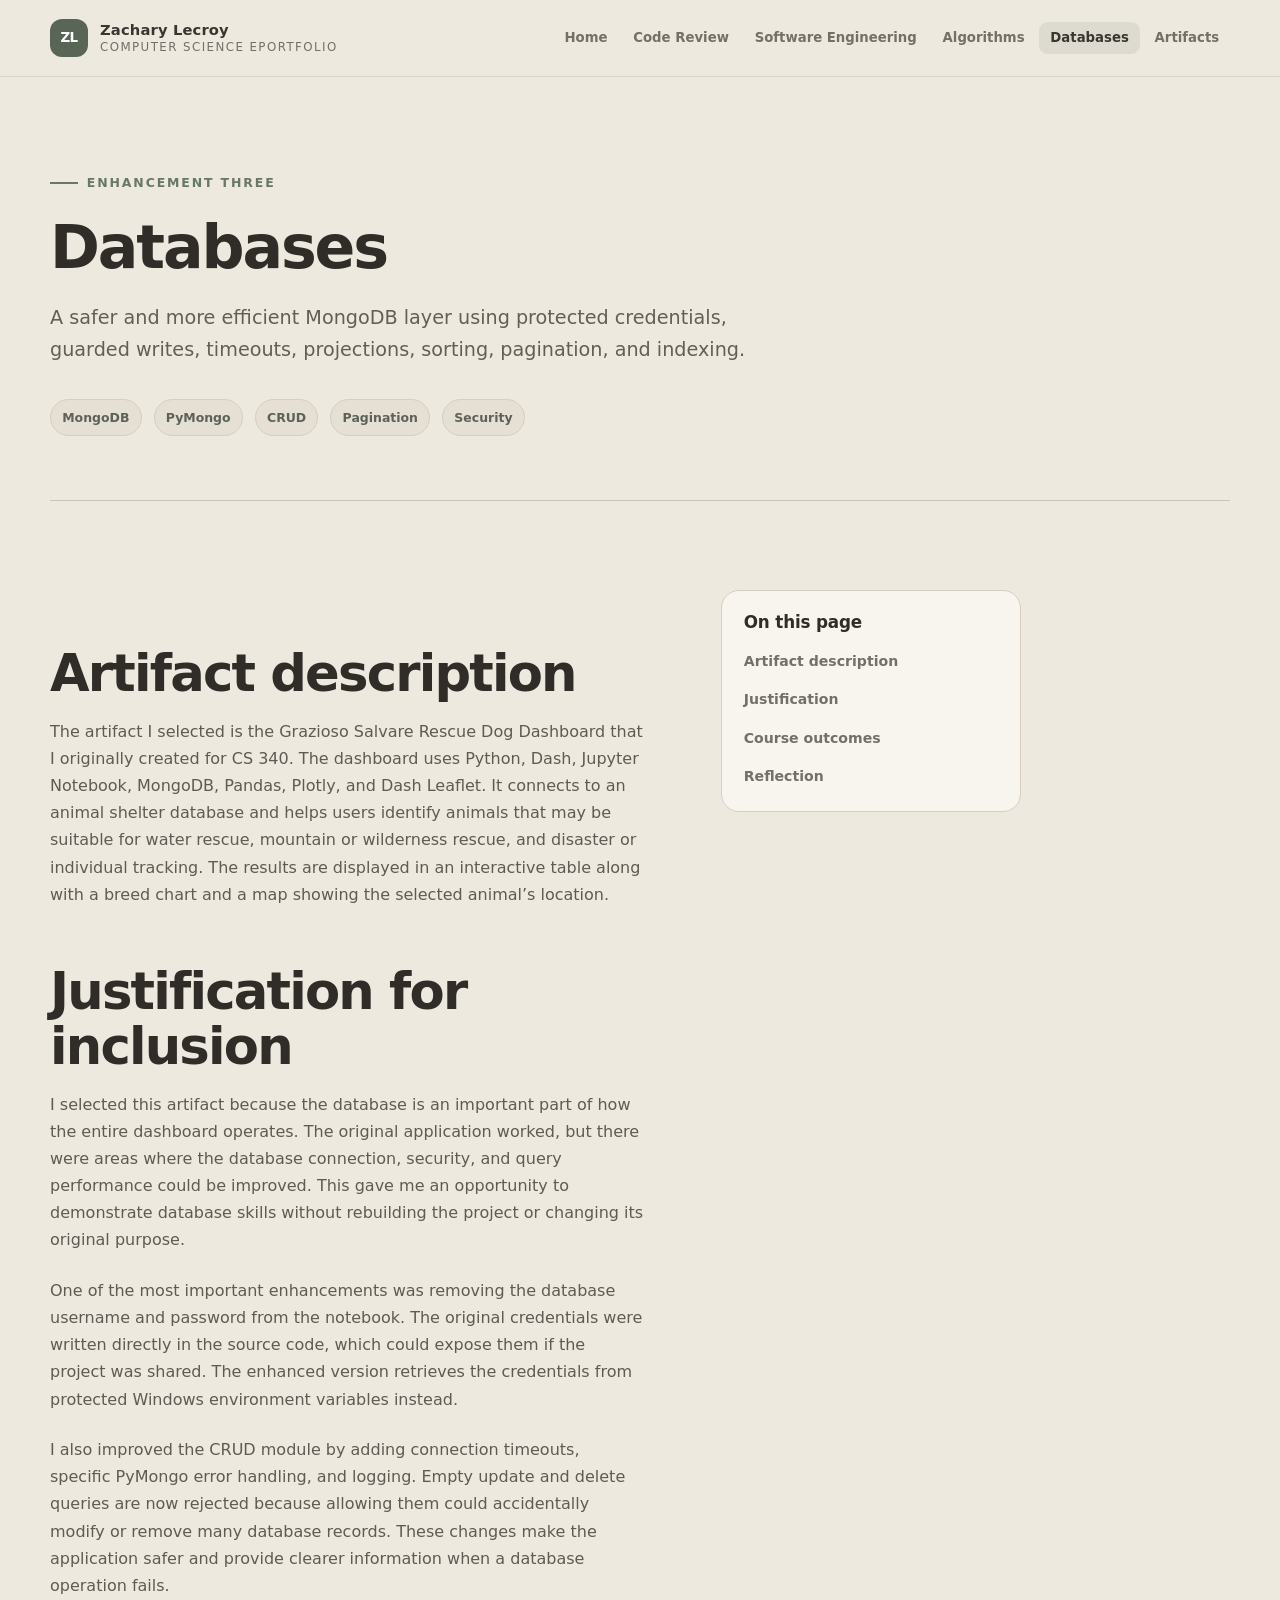
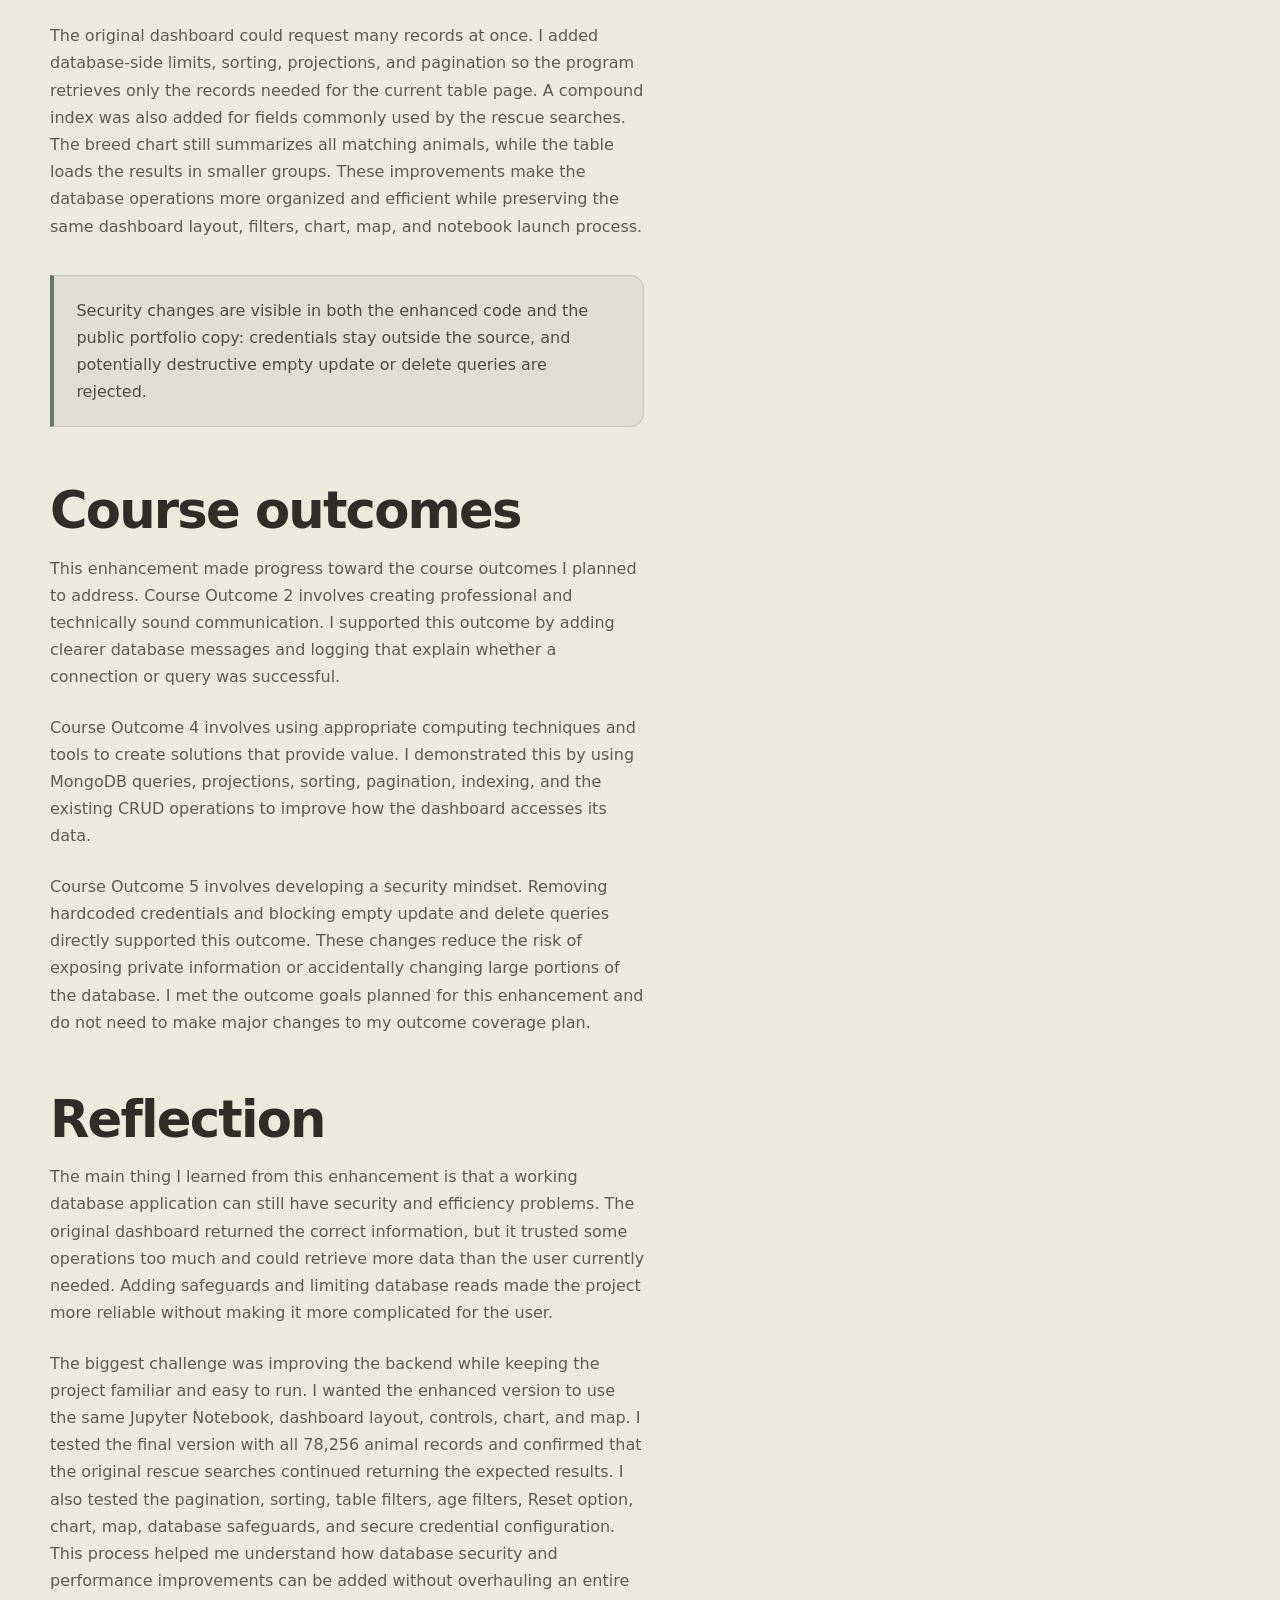
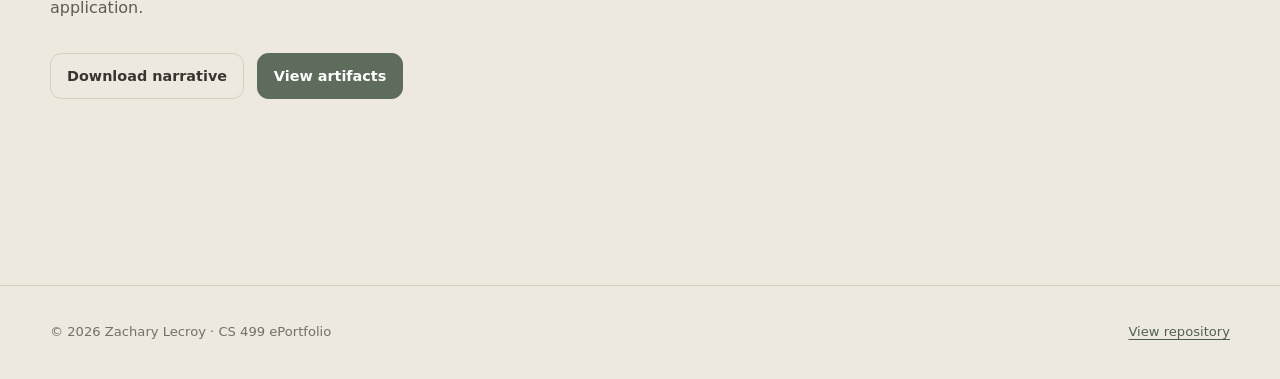
<file: databases.html>
<!doctype html>
<html lang="en">
<head>
  <meta charset="utf-8">
  <meta name="viewport" content="width=device-width, initial-scale=1">
  <meta name="description" content="Database enhancement narrative for the Grazioso Salvare dashboard.">
  <meta name="theme-color" content="#eee9df">
  <title>Databases | Zachary Lecroy</title>
  <link rel="stylesheet" href="assets/style.css?v=20260813-5">
</head>
<body>
  <a class="skip-link" href="#main">Skip to content</a>
  <header class="site-header"><div class="nav-shell">
    <a class="brand" href="index.html"><span class="brand-mark">ZL</span><span class="brand-copy"><strong>Zachary Lecroy</strong><span>Computer Science ePortfolio</span></span></a>
    <nav class="site-nav" aria-label="Primary navigation"><a href="index.html">Home</a><a href="code-review.html">Code Review</a><a href="software-engineering.html">Software Engineering</a><a href="algorithms.html">Algorithms</a><a href="databases.html" aria-current="page">Databases</a><a href="artifacts.html">Artifacts</a></nav>
  </div></header>

  <main id="main" class="page-shell">
    <section class="inner-hero">
      <p class="eyebrow">Enhancement Three</p>
      <h1>Databases</h1>
      <p class="lead">A safer and more efficient MongoDB layer using protected credentials, guarded writes, timeouts, projections, sorting, pagination, and indexing.</p>
      <div class="meta-row"><span class="pill">MongoDB</span><span class="pill">PyMongo</span><span class="pill">CRUD</span><span class="pill">Pagination</span><span class="pill">Security</span></div>
    </section>

    <section class="section split">
      <article class="reading">
        <h2 id="artifact-description">Artifact description</h2>
        <p>The artifact I selected is the Grazioso Salvare Rescue Dog Dashboard that I originally created for CS 340. The dashboard uses Python, Dash, Jupyter Notebook, MongoDB, Pandas, Plotly, and Dash Leaflet. It connects to an animal shelter database and helps users identify animals that may be suitable for water rescue, mountain or wilderness rescue, and disaster or individual tracking. The results are displayed in an interactive table along with a breed chart and a map showing the selected animal’s location.</p>

        <h2 id="selection">Justification for inclusion</h2>
        <p>I selected this artifact because the database is an important part of how the entire dashboard operates. The original application worked, but there were areas where the database connection, security, and query performance could be improved. This gave me an opportunity to demonstrate database skills without rebuilding the project or changing its original purpose.</p>
        <p>One of the most important enhancements was removing the database username and password from the notebook. The original credentials were written directly in the source code, which could expose them if the project was shared. The enhanced version retrieves the credentials from protected Windows environment variables instead.</p>
        <p>I also improved the CRUD module by adding connection timeouts, specific PyMongo error handling, and logging. Empty update and delete queries are now rejected because allowing them could accidentally modify or remove many database records. These changes make the application safer and provide clearer information when a database operation fails.</p>
        <p>The original dashboard could request many records at once. I added database-side limits, sorting, projections, and pagination so the program retrieves only the records needed for the current table page. A compound index was also added for fields commonly used by the rescue searches. The breed chart still summarizes all matching animals, while the table loads the results in smaller groups. These improvements make the database operations more organized and efficient while preserving the same dashboard layout, filters, chart, map, and notebook launch process.</p>

        <div class="callout"><p>Security changes are visible in both the enhanced code and the public portfolio copy: credentials stay outside the source, and potentially destructive empty update or delete queries are rejected.</p></div>

        <h2 id="outcomes">Course outcomes</h2>
        <p>This enhancement made progress toward the course outcomes I planned to address. Course Outcome 2 involves creating professional and technically sound communication. I supported this outcome by adding clearer database messages and logging that explain whether a connection or query was successful.</p>
        <p>Course Outcome 4 involves using appropriate computing techniques and tools to create solutions that provide value. I demonstrated this by using MongoDB queries, projections, sorting, pagination, indexing, and the existing CRUD operations to improve how the dashboard accesses its data.</p>
        <p>Course Outcome 5 involves developing a security mindset. Removing hardcoded credentials and blocking empty update and delete queries directly supported this outcome. These changes reduce the risk of exposing private information or accidentally changing large portions of the database. I met the outcome goals planned for this enhancement and do not need to make major changes to my outcome coverage plan.</p>

        <h2 id="reflection">Reflection</h2>
        <p>The main thing I learned from this enhancement is that a working database application can still have security and efficiency problems. The original dashboard returned the correct information, but it trusted some operations too much and could retrieve more data than the user currently needed. Adding safeguards and limiting database reads made the project more reliable without making it more complicated for the user.</p>
        <p>The biggest challenge was improving the backend while keeping the project familiar and easy to run. I wanted the enhanced version to use the same Jupyter Notebook, dashboard layout, controls, chart, and map. I tested the final version with all 78,256 animal records and confirmed that the original rescue searches continued returning the expected results. I also tested the pagination, sorting, table filters, age filters, Reset option, chart, map, database safeguards, and secure credential configuration. This process helped me understand how database security and performance improvements can be added without overhauling an entire application.</p>

        <div class="button-row"><a class="button secondary" href="narratives/Database%20Narrative.docx">Download narrative</a><a class="button" href="artifacts.html">View artifacts</a></div>
      </article>
      <aside class="aside"><h2>On this page</h2><ul><li><a href="#artifact-description">Artifact description</a></li><li><a href="#selection">Justification</a></li><li><a href="#outcomes">Course outcomes</a></li><li><a href="#reflection">Reflection</a></li></ul></aside>
    </section>
  </main>
  <footer class="site-footer"><div class="footer-shell"><p>© <span data-year></span> Zachary Lecroy · CS 499 ePortfolio</p><a href="https://github.com/zl714/zl714.github.io">View repository</a></div></footer>
  <script src="assets/site.js"></script>
</body>
</html>
</file>
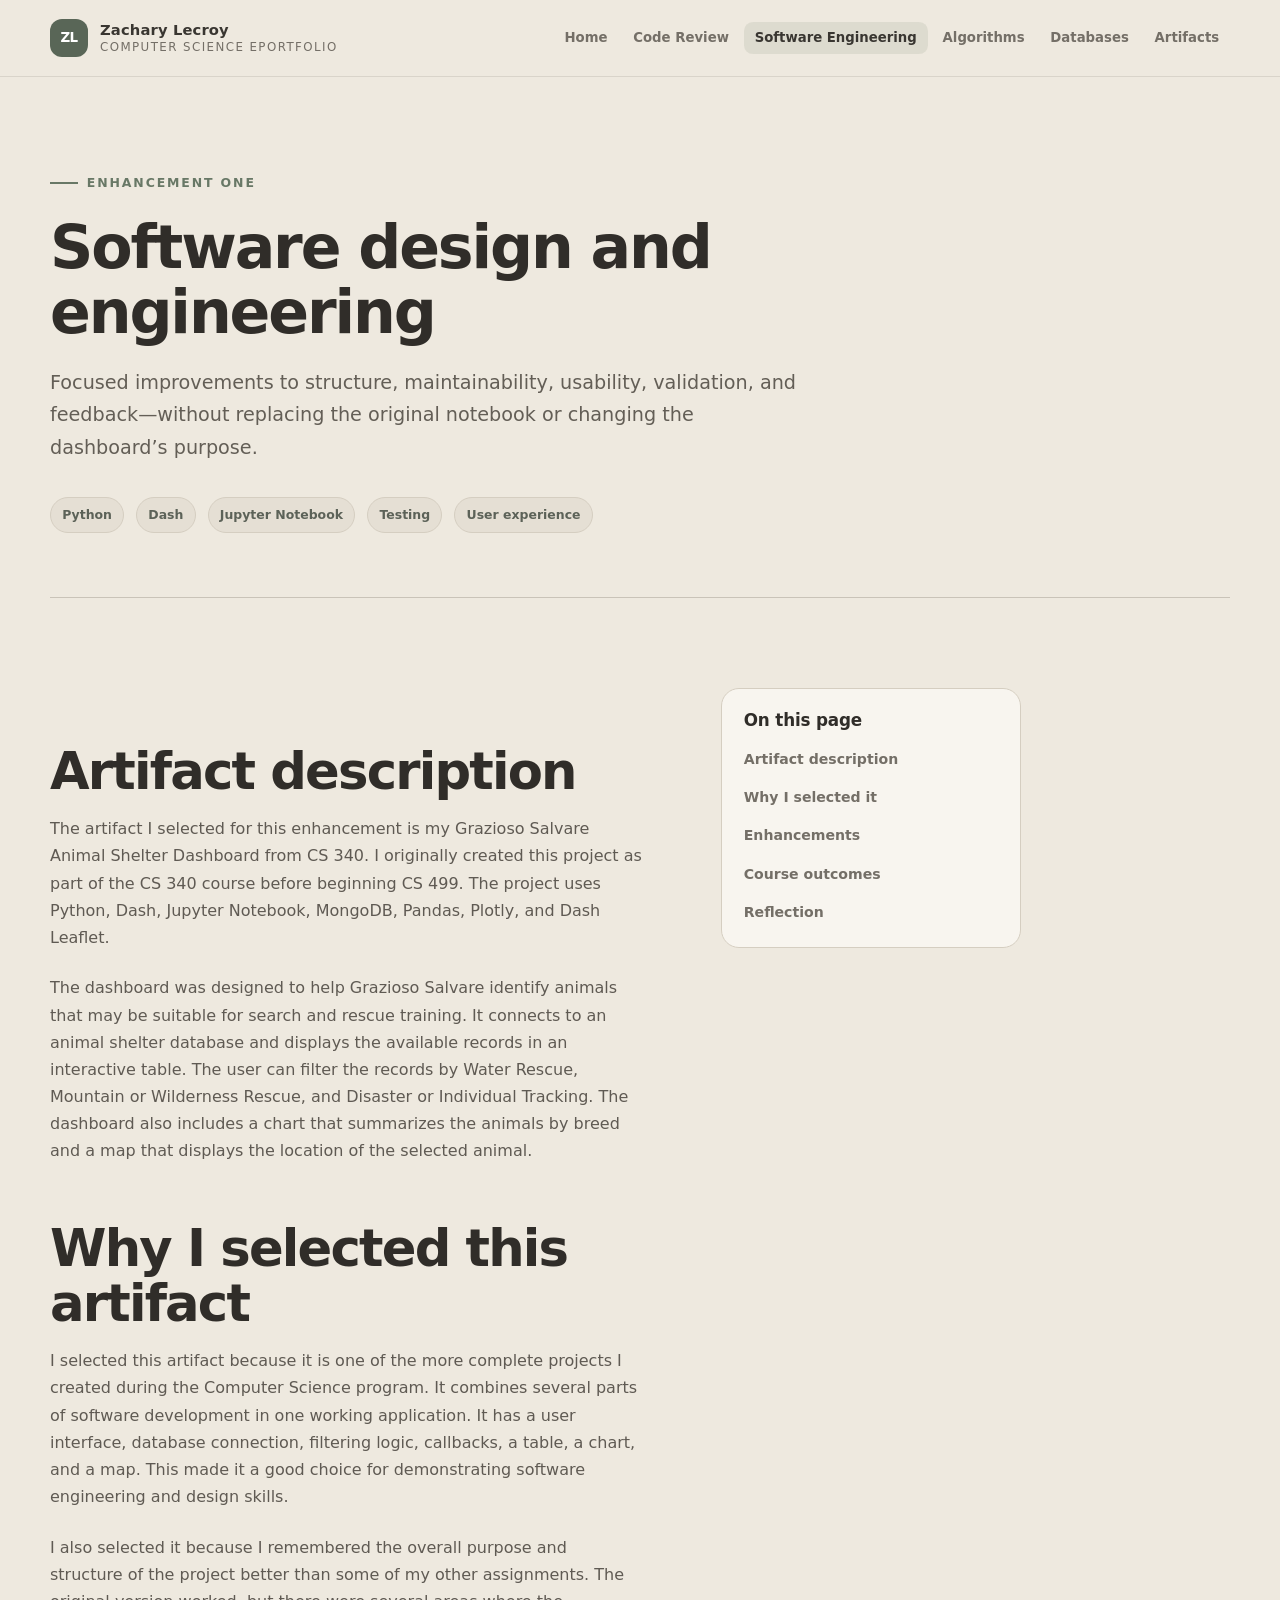
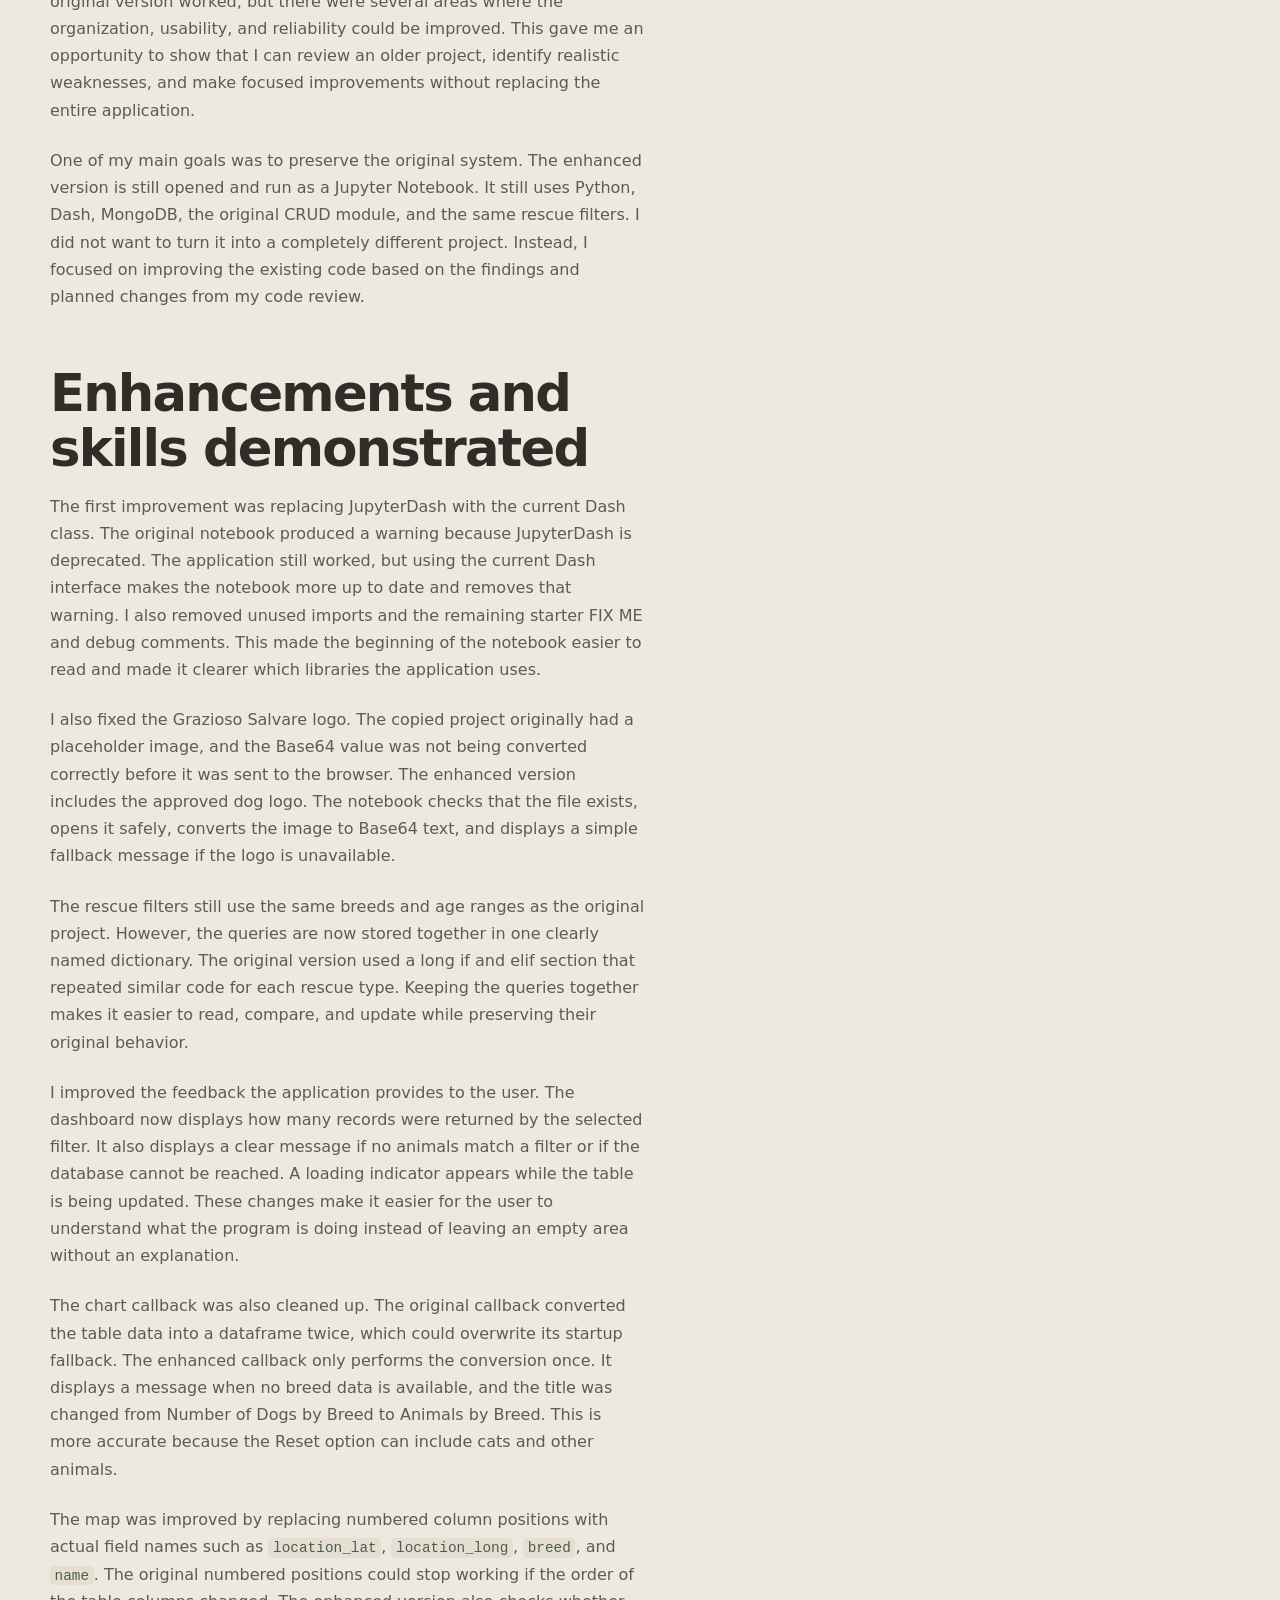
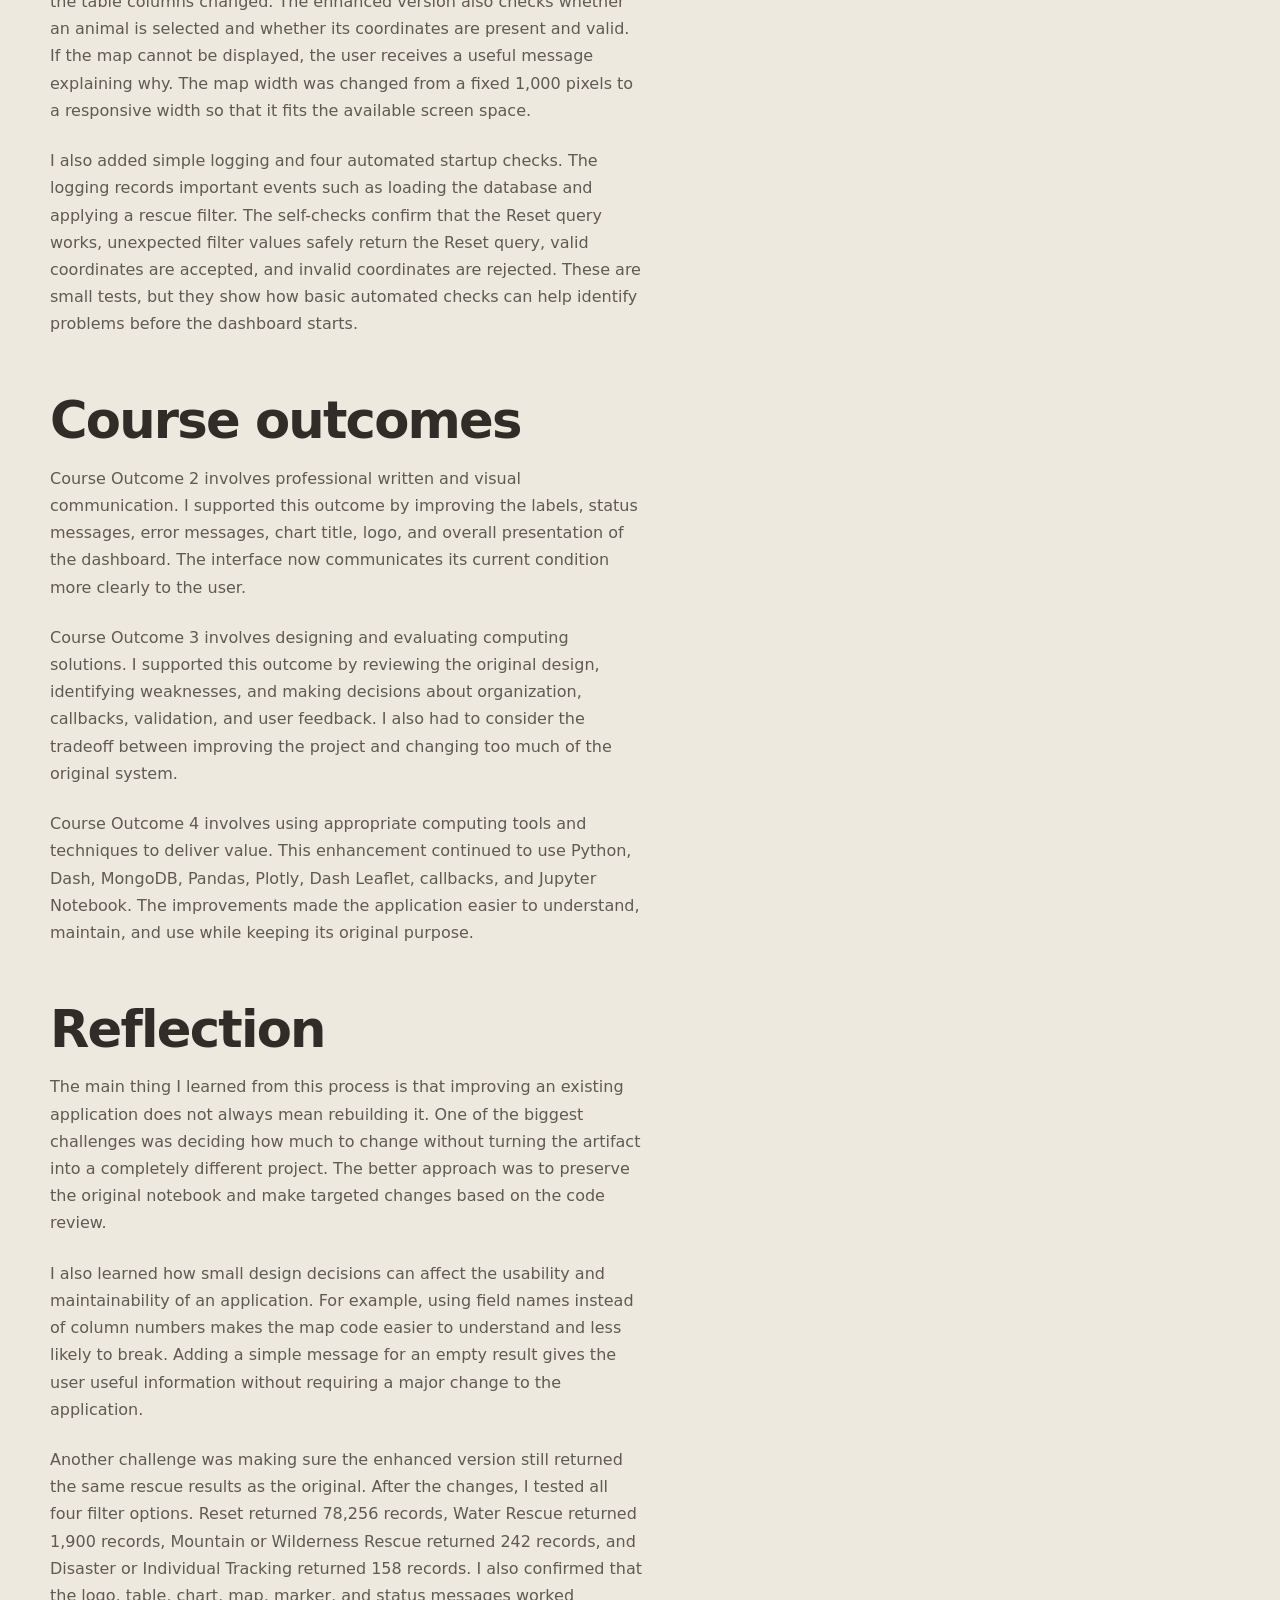
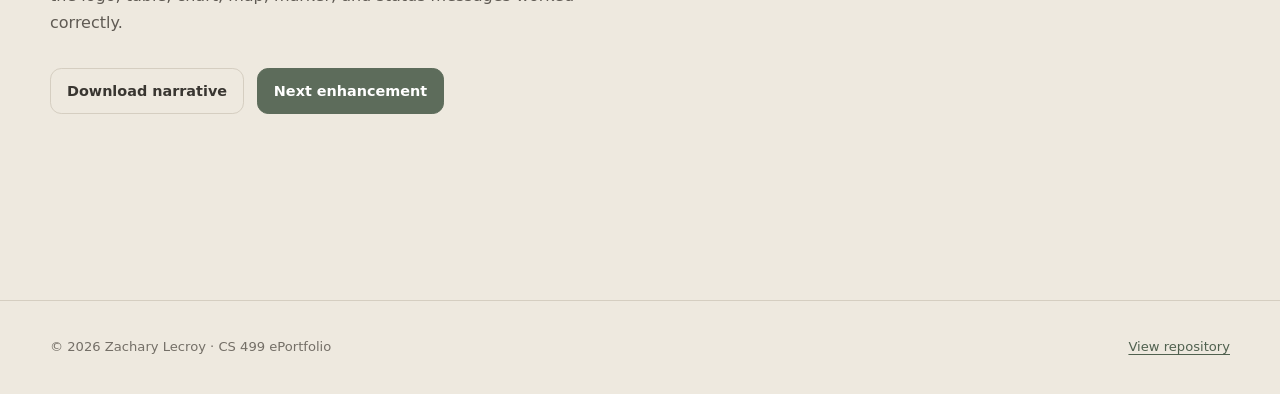
<file: software-engineering.html>
<!doctype html>
<html lang="en">
<head>
  <meta charset="utf-8">
  <meta name="viewport" content="width=device-width, initial-scale=1">
  <meta name="description" content="Software design and engineering enhancement narrative for the Grazioso Salvare dashboard.">
  <meta name="theme-color" content="#eee9df">
  <title>Software Engineering | Zachary Lecroy</title>
  <link rel="stylesheet" href="assets/style.css?v=20260813-5">
</head>
<body>
  <a class="skip-link" href="#main">Skip to content</a>
  <header class="site-header"><div class="nav-shell">
    <a class="brand" href="index.html"><span class="brand-mark">ZL</span><span class="brand-copy"><strong>Zachary Lecroy</strong><span>Computer Science ePortfolio</span></span></a>
    <nav class="site-nav" aria-label="Primary navigation"><a href="index.html">Home</a><a href="code-review.html">Code Review</a><a href="software-engineering.html" aria-current="page">Software Engineering</a><a href="algorithms.html">Algorithms</a><a href="databases.html">Databases</a><a href="artifacts.html">Artifacts</a></nav>
  </div></header>

  <main id="main" class="page-shell">
    <section class="inner-hero">
      <p class="eyebrow">Enhancement One</p>
      <h1>Software design and engineering</h1>
      <p class="lead">Focused improvements to structure, maintainability, usability, validation, and feedback—without replacing the original notebook or changing the dashboard’s purpose.</p>
      <div class="meta-row"><span class="pill">Python</span><span class="pill">Dash</span><span class="pill">Jupyter Notebook</span><span class="pill">Testing</span><span class="pill">User experience</span></div>
    </section>

    <section class="section split">
      <article class="reading">
        <h2 id="artifact-description">Artifact description</h2>
        <p>The artifact I selected for this enhancement is my Grazioso Salvare Animal Shelter Dashboard from CS 340. I originally created this project as part of the CS 340 course before beginning CS 499. The project uses Python, Dash, Jupyter Notebook, MongoDB, Pandas, Plotly, and Dash Leaflet.</p>
        <p>The dashboard was designed to help Grazioso Salvare identify animals that may be suitable for search and rescue training. It connects to an animal shelter database and displays the available records in an interactive table. The user can filter the records by Water Rescue, Mountain or Wilderness Rescue, and Disaster or Individual Tracking. The dashboard also includes a chart that summarizes the animals by breed and a map that displays the location of the selected animal.</p>

        <h2 id="selection">Why I selected this artifact</h2>
        <p>I selected this artifact because it is one of the more complete projects I created during the Computer Science program. It combines several parts of software development in one working application. It has a user interface, database connection, filtering logic, callbacks, a table, a chart, and a map. This made it a good choice for demonstrating software engineering and design skills.</p>
        <p>I also selected it because I remembered the overall purpose and structure of the project better than some of my other assignments. The original version worked, but there were several areas where the organization, usability, and reliability could be improved. This gave me an opportunity to show that I can review an older project, identify realistic weaknesses, and make focused improvements without replacing the entire application.</p>
        <p>One of my main goals was to preserve the original system. The enhanced version is still opened and run as a Jupyter Notebook. It still uses Python, Dash, MongoDB, the original CRUD module, and the same rescue filters. I did not want to turn it into a completely different project. Instead, I focused on improving the existing code based on the findings and planned changes from my code review.</p>

        <h2 id="enhancements">Enhancements and skills demonstrated</h2>
        <p>The first improvement was replacing JupyterDash with the current Dash class. The original notebook produced a warning because JupyterDash is deprecated. The application still worked, but using the current Dash interface makes the notebook more up to date and removes that warning. I also removed unused imports and the remaining starter FIX ME and debug comments. This made the beginning of the notebook easier to read and made it clearer which libraries the application uses.</p>
        <p>I also fixed the Grazioso Salvare logo. The copied project originally had a placeholder image, and the Base64 value was not being converted correctly before it was sent to the browser. The enhanced version includes the approved dog logo. The notebook checks that the file exists, opens it safely, converts the image to Base64 text, and displays a simple fallback message if the logo is unavailable.</p>
        <p>The rescue filters still use the same breeds and age ranges as the original project. However, the queries are now stored together in one clearly named dictionary. The original version used a long if and elif section that repeated similar code for each rescue type. Keeping the queries together makes it easier to read, compare, and update while preserving their original behavior.</p>
        <p>I improved the feedback the application provides to the user. The dashboard now displays how many records were returned by the selected filter. It also displays a clear message if no animals match a filter or if the database cannot be reached. A loading indicator appears while the table is being updated. These changes make it easier for the user to understand what the program is doing instead of leaving an empty area without an explanation.</p>
        <p>The chart callback was also cleaned up. The original callback converted the table data into a dataframe twice, which could overwrite its startup fallback. The enhanced callback only performs the conversion once. It displays a message when no breed data is available, and the title was changed from Number of Dogs by Breed to Animals by Breed. This is more accurate because the Reset option can include cats and other animals.</p>
        <p>The map was improved by replacing numbered column positions with actual field names such as <code>location_lat</code>, <code>location_long</code>, <code>breed</code>, and <code>name</code>. The original numbered positions could stop working if the order of the table columns changed. The enhanced version also checks whether an animal is selected and whether its coordinates are present and valid. If the map cannot be displayed, the user receives a useful message explaining why. The map width was changed from a fixed 1,000 pixels to a responsive width so that it fits the available screen space.</p>
        <p>I also added simple logging and four automated startup checks. The logging records important events such as loading the database and applying a rescue filter. The self-checks confirm that the Reset query works, unexpected filter values safely return the Reset query, valid coordinates are accepted, and invalid coordinates are rejected. These are small tests, but they show how basic automated checks can help identify problems before the dashboard starts.</p>

        <h2 id="outcomes">Course outcomes</h2>
        <p>Course Outcome 2 involves professional written and visual communication. I supported this outcome by improving the labels, status messages, error messages, chart title, logo, and overall presentation of the dashboard. The interface now communicates its current condition more clearly to the user.</p>
        <p>Course Outcome 3 involves designing and evaluating computing solutions. I supported this outcome by reviewing the original design, identifying weaknesses, and making decisions about organization, callbacks, validation, and user feedback. I also had to consider the tradeoff between improving the project and changing too much of the original system.</p>
        <p>Course Outcome 4 involves using appropriate computing tools and techniques to deliver value. This enhancement continued to use Python, Dash, MongoDB, Pandas, Plotly, Dash Leaflet, callbacks, and Jupyter Notebook. The improvements made the application easier to understand, maintain, and use while keeping its original purpose.</p>

        <h2 id="reflection">Reflection</h2>
        <p>The main thing I learned from this process is that improving an existing application does not always mean rebuilding it. One of the biggest challenges was deciding how much to change without turning the artifact into a completely different project. The better approach was to preserve the original notebook and make targeted changes based on the code review.</p>
        <p>I also learned how small design decisions can affect the usability and maintainability of an application. For example, using field names instead of column numbers makes the map code easier to understand and less likely to break. Adding a simple message for an empty result gives the user useful information without requiring a major change to the application.</p>
        <p>Another challenge was making sure the enhanced version still returned the same rescue results as the original. After the changes, I tested all four filter options. Reset returned 78,256 records, Water Rescue returned 1,900 records, Mountain or Wilderness Rescue returned 242 records, and Disaster or Individual Tracking returned 158 records. I also confirmed that the logo, table, chart, map, marker, and status messages worked correctly.</p>

        <div class="button-row"><a class="button secondary" href="narratives/Software%20Design%20and%20Engineering%20Narrative.docx">Download narrative</a><a class="button" href="algorithms.html">Next enhancement</a></div>
      </article>
      <aside class="aside"><h2>On this page</h2><ul><li><a href="#artifact-description">Artifact description</a></li><li><a href="#selection">Why I selected it</a></li><li><a href="#enhancements">Enhancements</a></li><li><a href="#outcomes">Course outcomes</a></li><li><a href="#reflection">Reflection</a></li></ul></aside>
    </section>
  </main>
  <footer class="site-footer"><div class="footer-shell"><p>© <span data-year></span> Zachary Lecroy · CS 499 ePortfolio</p><a href="https://github.com/zl714/zl714.github.io">View repository</a></div></footer>
  <script src="assets/site.js"></script>
</body>
</html>
</file>
<file: assets/style.css>
:root {
  --ink: #393631;
  --muted: #746f67;
  --page: #eee9df;
  --page-deep: #e3ddd1;
  --panel: #f9f6f0;
  --panel-soft: #e9e3d8;
  --line: #d5cec1;
  --accent: #687866;
  --accent-strong: #50614f;
  --success: #61745e;
  --max: 1180px;
  --reading: 780px;
  --radius: 18px;
  --shadow: 0 16px 42px rgba(77, 65, 49, 0.07);
}

* {
  box-sizing: border-box;
}

html {
  scroll-behavior: smooth;
}

body {
  margin: 0;
  min-height: 100vh;
  color: var(--ink);
  background: var(--page);
  font-family: Inter, ui-sans-serif, system-ui, -apple-system, BlinkMacSystemFont, "Segoe UI", sans-serif;
  font-size: 16px;
  line-height: 1.7;
}

a {
  color: var(--accent-strong);
  text-underline-offset: 0.2em;
}

a:hover {
  color: #3f4e3e;
}

img {
  max-width: 100%;
}

.skip-link {
  position: fixed;
  top: 0.75rem;
  left: 0.75rem;
  z-index: 100;
  padding: 0.65rem 0.9rem;
  color: var(--ink);
  background: #fff;
  border-radius: 0.5rem;
  transform: translateY(-180%);
}

.skip-link:focus {
  transform: translateY(0);
}

.site-header {
  position: sticky;
  top: 0;
  z-index: 30;
  border-bottom: 1px solid rgba(73, 67, 58, 0.12);
  background: rgba(238, 233, 223, 0.92);
  backdrop-filter: blur(16px);
}

.nav-shell {
  width: min(calc(100% - 2rem), var(--max));
  min-height: 76px;
  margin: 0 auto;
  display: flex;
  align-items: center;
  justify-content: space-between;
  gap: 1.5rem;
}

.brand {
  display: inline-flex;
  align-items: center;
  gap: 0.75rem;
  color: var(--ink);
  text-decoration: none;
  white-space: nowrap;
}

.brand-mark {
  width: 38px;
  height: 38px;
  display: grid;
  place-items: center;
  color: #fff;
  background: #596657;
  border-radius: 12px;
  font-size: 0.84rem;
  font-weight: 850;
  letter-spacing: -0.04em;
}

.brand-copy {
  display: grid;
  line-height: 1.1;
}

.brand-copy strong {
  font-size: 0.92rem;
  letter-spacing: 0.01em;
}

.brand-copy span {
  margin-top: 0.22rem;
  color: var(--muted);
  font-size: 0.74rem;
  letter-spacing: 0.12em;
  text-transform: uppercase;
}

.site-nav {
  display: flex;
  align-items: center;
  justify-content: flex-end;
  gap: 0.25rem;
  flex-wrap: wrap;
}

.site-nav a {
  padding: 0.52rem 0.68rem;
  color: var(--muted);
  border-radius: 0.55rem;
  font-size: 0.83rem;
  font-weight: 700;
  line-height: 1.2;
  text-decoration: none;
}

.site-nav a:hover,
.site-nav a[aria-current="page"] {
  color: var(--ink);
  background: rgba(104, 120, 102, 0.12);
}

.page-shell {
  width: min(calc(100% - 2rem), var(--max));
  margin: 0 auto;
}

.hero {
  padding: clamp(3.5rem, 7vw, 5.75rem) 0 clamp(3rem, 6vw, 4.75rem);
  display: grid;
  grid-template-columns: minmax(0, 1.35fr) minmax(280px, 0.65fr);
  align-items: end;
  gap: clamp(2rem, 5vw, 5rem);
}

.eyebrow {
  display: inline-flex;
  align-items: center;
  gap: 0.55rem;
  margin: 0 0 1.35rem;
  color: var(--accent);
  font-size: 0.78rem;
  font-weight: 800;
  letter-spacing: 0.15em;
  text-transform: uppercase;
}

.eyebrow::before {
  width: 28px;
  height: 2px;
  content: "";
  background: var(--accent);
}

h1,
h2,
h3 {
  margin-top: 0;
  color: #302d29;
  font-weight: 760;
  line-height: 1.08;
  letter-spacing: -0.035em;
}

h1 {
  margin-bottom: 1.35rem;
  font-size: clamp(2.6rem, 5.2vw, 4.6rem);
  max-width: 15ch;
}

.hero h1 {
  font-size: clamp(2.35rem, 4.4vw, 3.9rem);
  max-width: 17ch;
}

.inner-hero h1 {
  max-width: 17ch;
  font-size: clamp(2.35rem, 4.7vw, 4rem);
}

h2 {
  margin-bottom: 1rem;
  font-size: clamp(2rem, 4vw, 3.25rem);
}

h3 {
  margin-bottom: 0.7rem;
  font-size: 1.25rem;
  letter-spacing: -0.015em;
}

.lead {
  max-width: 710px;
  margin: 0;
  color: #635e56;
  font-size: clamp(1.03rem, 1.7vw, 1.2rem);
}

.hero-actions,
.button-row {
  margin-top: 2rem;
  display: flex;
  align-items: center;
  gap: 0.8rem;
  flex-wrap: wrap;
}

.button {
  min-height: 46px;
  padding: 0.72rem 1rem;
  display: inline-flex;
  align-items: center;
  justify-content: center;
  gap: 0.45rem;
  color: #fff;
  background: #5d6c5b;
  border: 1px solid #5d6c5b;
  border-radius: 0.7rem;
  font-size: 0.9rem;
  font-weight: 800;
  line-height: 1.2;
  text-decoration: none;
  box-shadow: none;
}

.button:hover {
  color: #fff;
  background: #485746;
  border-color: #485746;
}

.button.secondary {
  color: var(--ink);
  background: transparent;
  border-color: var(--line);
  box-shadow: none;
}

.button.secondary:hover {
  color: var(--ink);
  background: var(--panel-soft);
  border-color: var(--accent);
}

.hero-panel {
  padding: 1.5rem;
  background: var(--panel);
  border: 1px solid var(--line);
  border-radius: var(--radius);
  box-shadow: var(--shadow);
}

.hero-panel .label,
.meta-label {
  color: var(--muted);
  font-size: 0.72rem;
  font-weight: 800;
  letter-spacing: 0.14em;
  text-transform: uppercase;
}

.hero-panel p {
  margin: 0.55rem 0 0;
}

.status-line {
  margin-top: 1.4rem;
  padding-top: 1.1rem;
  display: flex;
  align-items: center;
  gap: 0.6rem;
  color: var(--success);
  border-top: 1px solid var(--line);
  font-size: 0.9rem;
  font-weight: 700;
}

.status-dot {
  width: 9px;
  height: 9px;
  background: var(--success);
  border-radius: 50%;
  box-shadow: 0 0 0 5px rgba(142, 230, 186, 0.09);
}

.metrics {
  margin-bottom: clamp(4rem, 8vw, 7rem);
  display: grid;
  grid-template-columns: repeat(3, 1fr);
  gap: 1px;
  overflow: hidden;
  background: var(--line);
  border: 1px solid var(--line);
  border-radius: var(--radius);
}

.metric {
  min-height: 125px;
  padding: 1.6rem;
  display: flex;
  flex-direction: column;
  justify-content: space-between;
  background: var(--panel);
}

.metric strong {
  color: #302d29;
  font-size: clamp(2rem, 4vw, 3.2rem);
  line-height: 1;
  letter-spacing: -0.05em;
}

.metric span {
  color: var(--muted);
  font-size: 0.85rem;
  font-weight: 700;
}

.section {
  padding: clamp(3rem, 7vw, 6rem) 0;
  border-top: 1px solid rgba(106, 96, 82, 0.28);
}

.section-heading {
  max-width: 740px;
  margin-bottom: 2.4rem;
}

.section-heading p {
  margin: 0;
  color: var(--muted);
  font-size: 1.05rem;
}

.reading {
  max-width: var(--reading);
}

.reading p {
  margin: 0 0 1.45rem;
  color: #5f5a53;
}

.reading h2 {
  margin-top: 3.5rem;
}

.reading h3 {
  margin-top: 2.6rem;
}

code {
  padding: 0.12em 0.32em;
  color: #4e5d4d;
  background: #e4ded3;
  border-radius: 0.3em;
  font-family: "SFMono-Regular", Consolas, "Liberation Mono", monospace;
  font-size: 0.9em;
}

.cards {
  display: grid;
  grid-template-columns: repeat(3, minmax(0, 1fr));
  gap: 1rem;
}

.additional-projects {
  grid-template-columns: repeat(2, minmax(0, 1fr));
}

.card {
  min-height: 100%;
  padding: 1.45rem;
  color: inherit;
  background: var(--panel);
  border: 1px solid var(--line);
  border-radius: var(--radius);
  text-decoration: none;
  transition: transform 160ms ease, border-color 160ms ease, background 160ms ease;
}

.card:hover {
  color: inherit;
  background: var(--panel-soft);
  border-color: rgba(104, 120, 102, 0.6);
  transform: translateY(-3px);
}

.card-number {
  display: block;
  margin-bottom: 2.5rem;
  color: var(--accent);
  font-size: 0.75rem;
  font-weight: 850;
  letter-spacing: 0.12em;
  text-transform: uppercase;
}

.card p {
  margin: 0;
  color: var(--muted);
  font-size: 0.93rem;
}

.card-link {
  display: inline-block;
  margin-top: 1.25rem;
  color: var(--accent-strong);
  font-size: 0.82rem;
  font-weight: 800;
}

.outcomes {
  display: grid;
  grid-template-columns: repeat(5, minmax(0, 1fr));
  gap: 0.75rem;
}

.outcome {
  padding: 1.1rem;
  background: var(--panel);
  border: 1px solid var(--line);
  border-radius: 14px;
}

.outcome strong {
  display: block;
  margin-bottom: 0.6rem;
  color: var(--accent);
  font-size: 0.78rem;
  letter-spacing: 0.08em;
}

.outcome span {
  color: var(--muted);
  font-size: 0.82rem;
  line-height: 1.45;
}

.inner-hero {
  padding: clamp(3.25rem, 7vw, 5.5rem) 0 clamp(2.75rem, 5vw, 4rem);
}

.inner-hero .lead {
  max-width: 760px;
}

.meta-row {
  margin-top: 2rem;
  display: flex;
  gap: 0.75rem;
  flex-wrap: wrap;
}

.pill {
  padding: 0.42rem 0.7rem;
  color: #5c6258;
  background: #e5dfd4;
  border: 1px solid var(--line);
  border-radius: 999px;
  font-size: 0.78rem;
  font-weight: 700;
}

.split {
  display: grid;
  grid-template-columns: minmax(0, 0.74fr) minmax(300px, 0.26fr);
  align-items: start;
  gap: clamp(2rem, 6vw, 5rem);
}

.aside {
  position: sticky;
  top: 105px;
  padding: 1.35rem;
  background: rgba(249, 246, 240, 0.92);
  border: 1px solid var(--line);
  border-radius: var(--radius);
}

.aside h2 {
  margin-bottom: 1rem;
  font-size: 1.05rem;
  letter-spacing: -0.01em;
}

.aside ul {
  margin: 0;
  padding: 0;
  list-style: none;
}

.aside li + li {
  margin-top: 0.7rem;
}

.aside a {
  color: var(--muted);
  font-size: 0.88rem;
  font-weight: 700;
  text-decoration: none;
}

.aside a:hover {
  color: var(--accent-strong);
}

.callout {
  margin: 2.2rem 0;
  padding: 1.3rem 1.4rem;
  background: rgba(104, 120, 102, 0.09);
  border: 1px solid rgba(104, 120, 102, 0.24);
  border-left: 4px solid var(--accent);
  border-radius: 0 14px 14px 0;
}

.callout p {
  margin: 0;
  color: #514c45;
}

.artifact-compare {
  display: grid;
  grid-template-columns: repeat(2, minmax(0, 1fr));
  gap: 1rem;
}

.artifact-panel {
  padding: clamp(1.4rem, 4vw, 2rem);
  background: var(--panel);
  border: 1px solid var(--line);
  border-radius: var(--radius);
}

.artifact-panel.enhanced {
  border-color: rgba(104, 120, 102, 0.46);
  box-shadow: 0 14px 38px rgba(77, 65, 49, 0.06);
}

.artifact-panel ul,
.check-list {
  padding-left: 1.2rem;
  color: var(--muted);
}

.artifact-panel li + li,
.check-list li + li {
  margin-top: 0.45rem;
}

.logo-frame {
  min-height: 230px;
  margin-bottom: 1.5rem;
  display: grid;
  place-items: center;
  background: #f1ece3;
  border-radius: 14px;
}

.logo-frame img {
  width: min(70%, 300px);
  max-height: 190px;
  object-fit: contain;
}

.video-panel {
  padding: clamp(1.6rem, 4vw, 2.5rem);
  display: grid;
  grid-template-columns: minmax(0, 1fr) auto;
  align-items: center;
  gap: 2rem;
  background: var(--panel);
  border: 1px solid var(--line);
  border-radius: var(--radius);
  box-shadow: var(--shadow);
}

.video-panel p {
  max-width: 700px;
  margin: 0;
  color: var(--muted);
}

.release-mark {
  width: 86px;
  height: 86px;
  display: grid;
  place-items: center;
  color: #fff;
  background: #5d6c5b;
  border-radius: 24px;
  font-size: 1.7rem;
  font-weight: 900;
}

.site-footer {
  margin-top: clamp(3rem, 8vw, 6rem);
  padding: 2.2rem 0;
  color: var(--muted);
  border-top: 1px solid var(--line);
}

.footer-shell {
  width: min(calc(100% - 2rem), var(--max));
  margin: 0 auto;
  display: flex;
  align-items: center;
  justify-content: space-between;
  gap: 1rem;
  flex-wrap: wrap;
  font-size: 0.82rem;
}

.footer-shell p {
  margin: 0;
}

:focus-visible {
  outline: 3px solid #768773;
  outline-offset: 3px;
}

@media (max-width: 980px) {
  .nav-shell {
    padding: 0.8rem 0;
    align-items: flex-start;
    flex-direction: column;
  }

  .site-nav {
    justify-content: flex-start;
  }

  .hero,
  .split {
    grid-template-columns: 1fr;
  }

  .hero-panel {
    max-width: 560px;
  }

  .aside {
    position: static;
  }

  .outcomes {
    grid-template-columns: repeat(3, 1fr);
  }
}

@media (max-width: 720px) {
  body {
    line-height: 1.65;
  }

  .brand-copy span {
    display: none;
  }

  .site-nav a {
    padding: 0.45rem 0.5rem;
    font-size: 0.76rem;
  }

  .hero {
    padding-top: 3.5rem;
  }

  h1 {
    font-size: clamp(2.4rem, 12vw, 3.55rem);
  }

  .metrics,
  .cards,
  .additional-projects,
  .artifact-compare,
  .video-panel {
    grid-template-columns: 1fr;
  }

  .metrics {
    gap: 1px;
  }

  .metric {
    min-height: 115px;
  }

  .outcomes {
    grid-template-columns: 1fr 1fr;
  }

  .release-mark {
    width: 64px;
    height: 64px;
    border-radius: 18px;
  }
}

@media (prefers-reduced-motion: reduce) {
  html {
    scroll-behavior: auto;
  }

  *,
  *::before,
  *::after {
    transition-duration: 0.01ms !important;
  }
}
</file>
